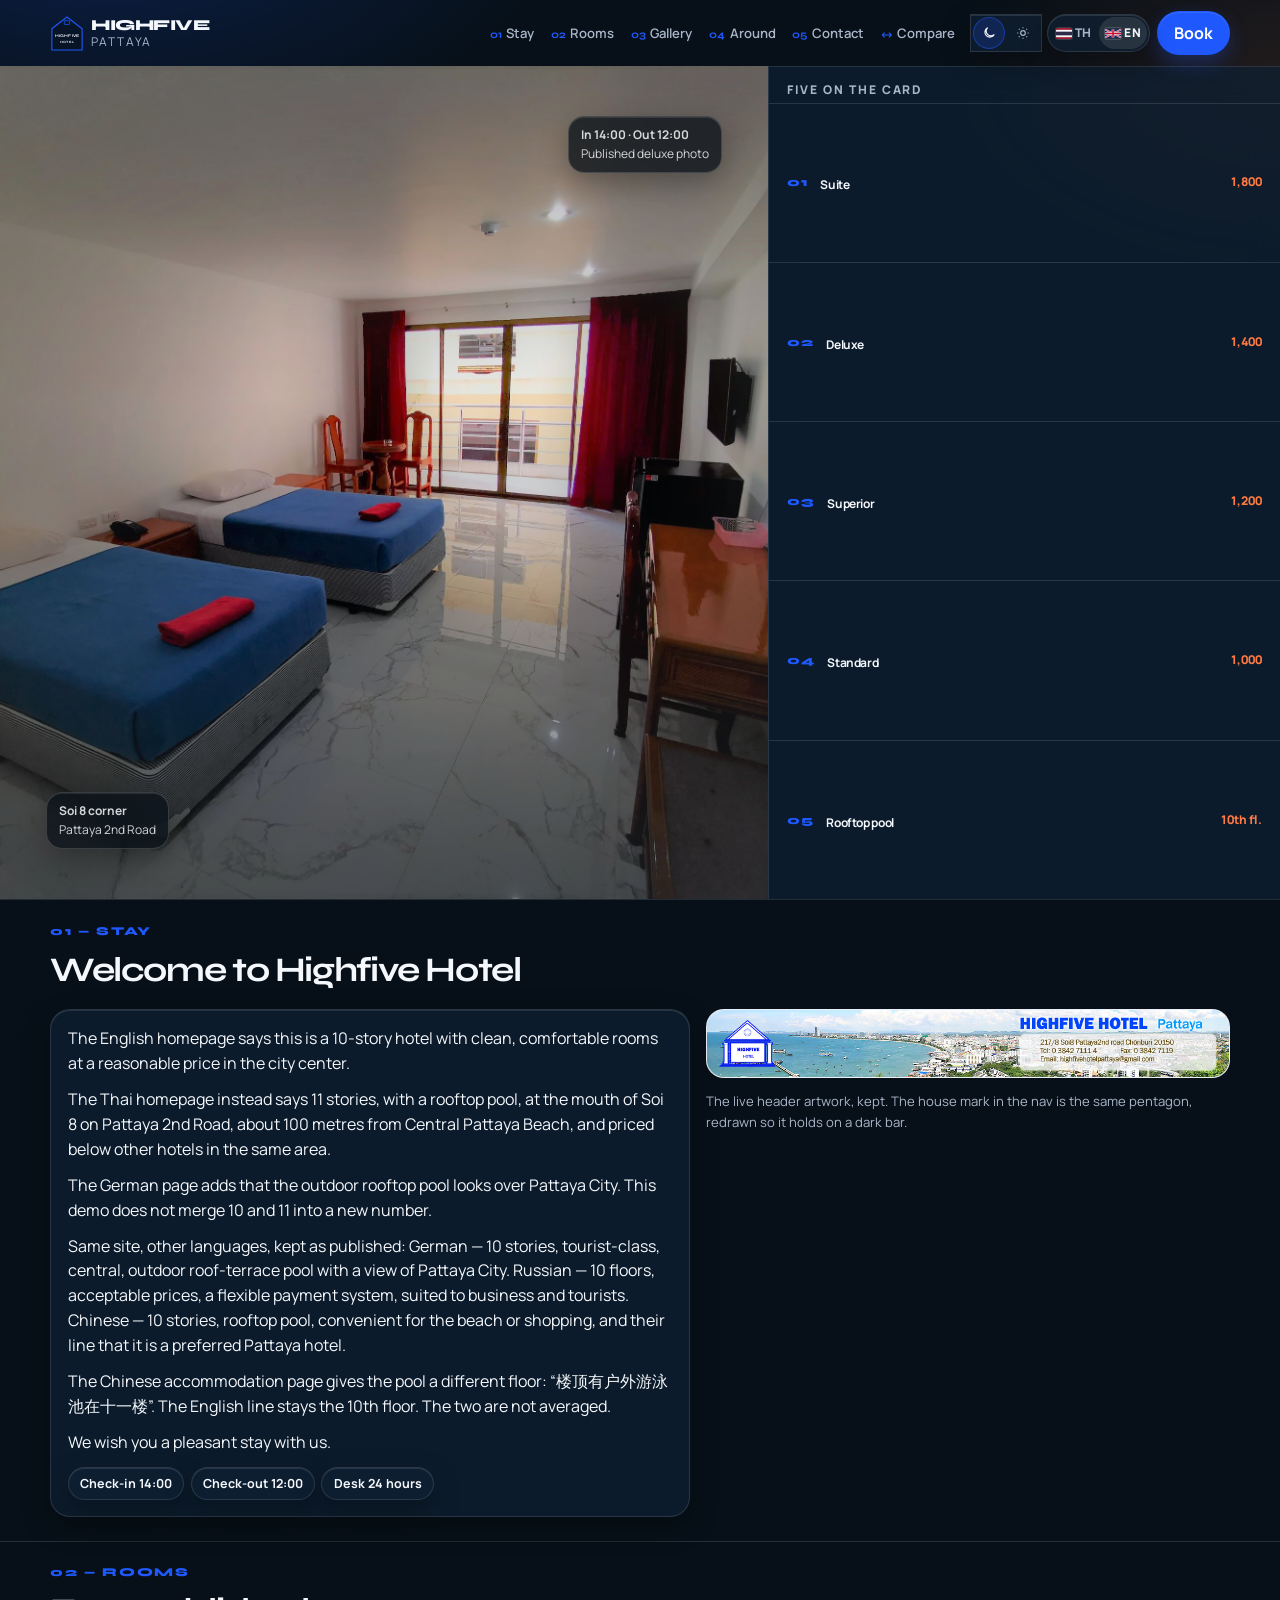
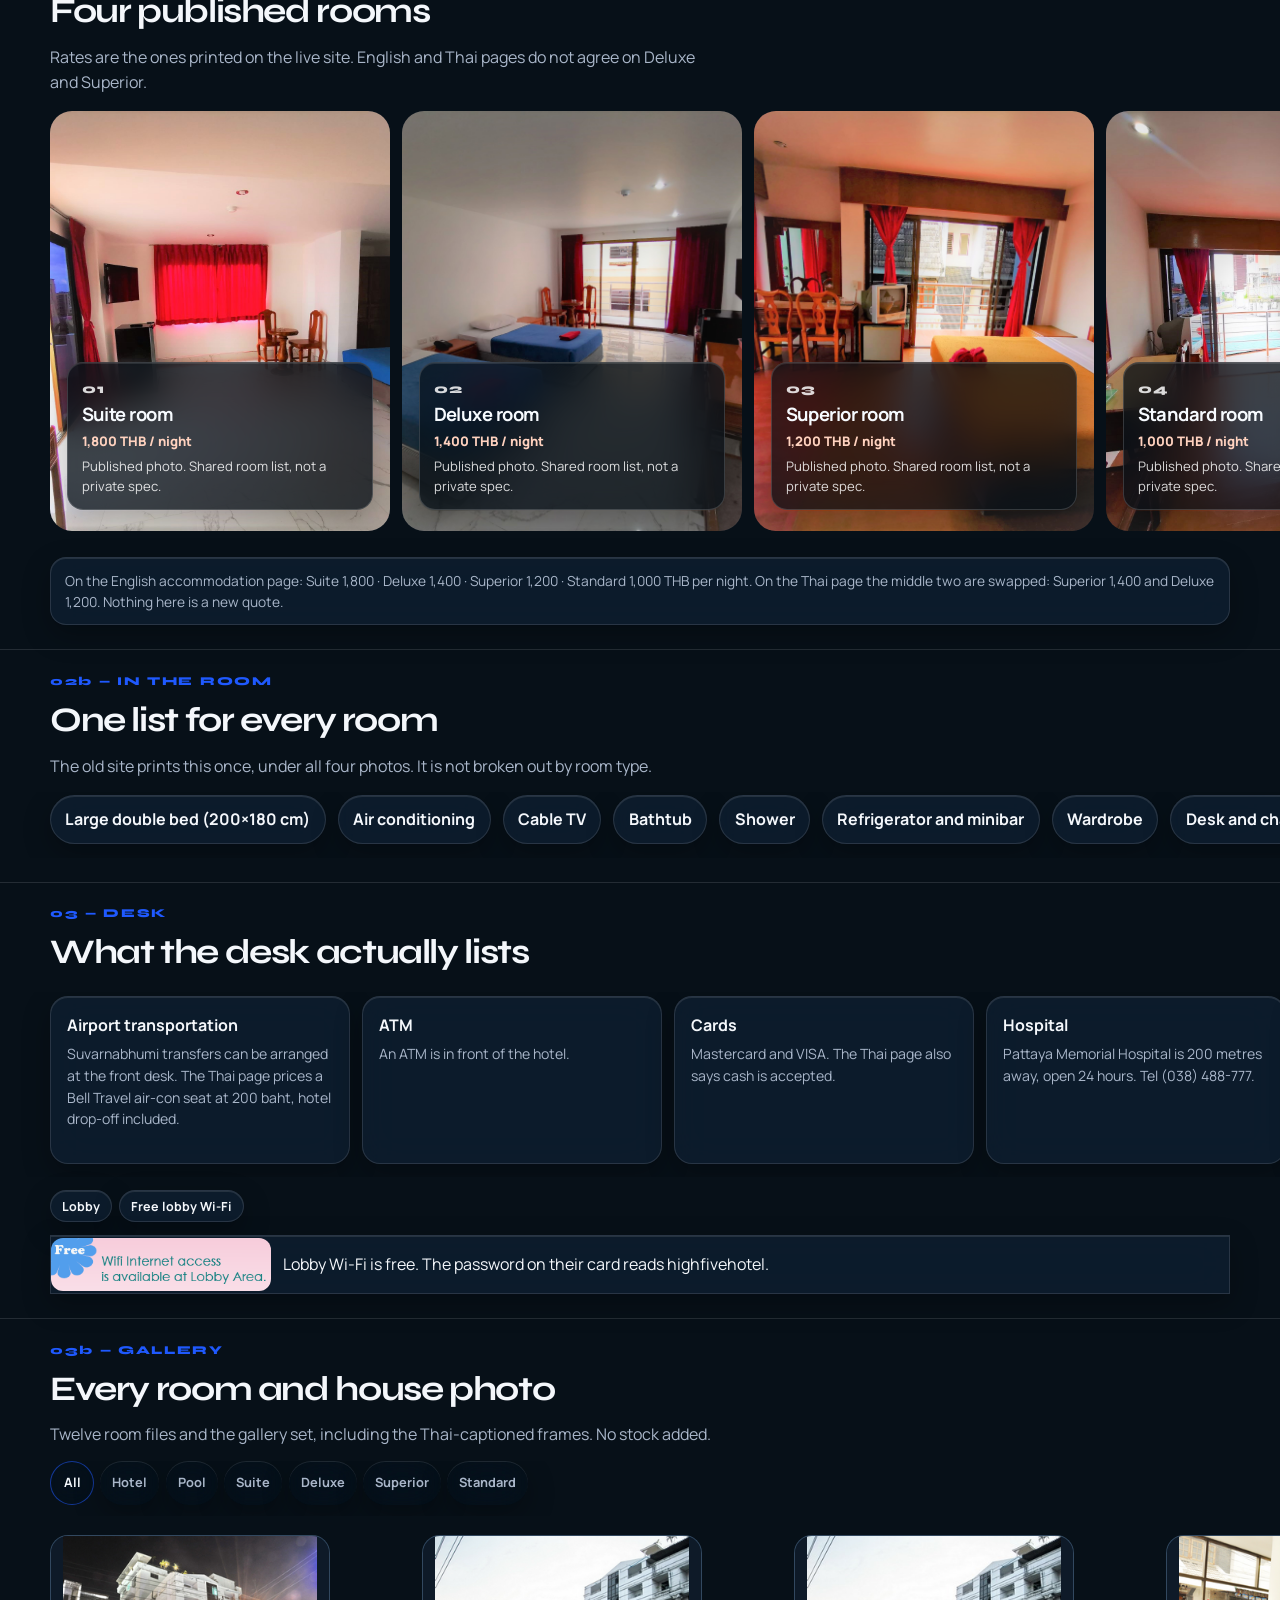
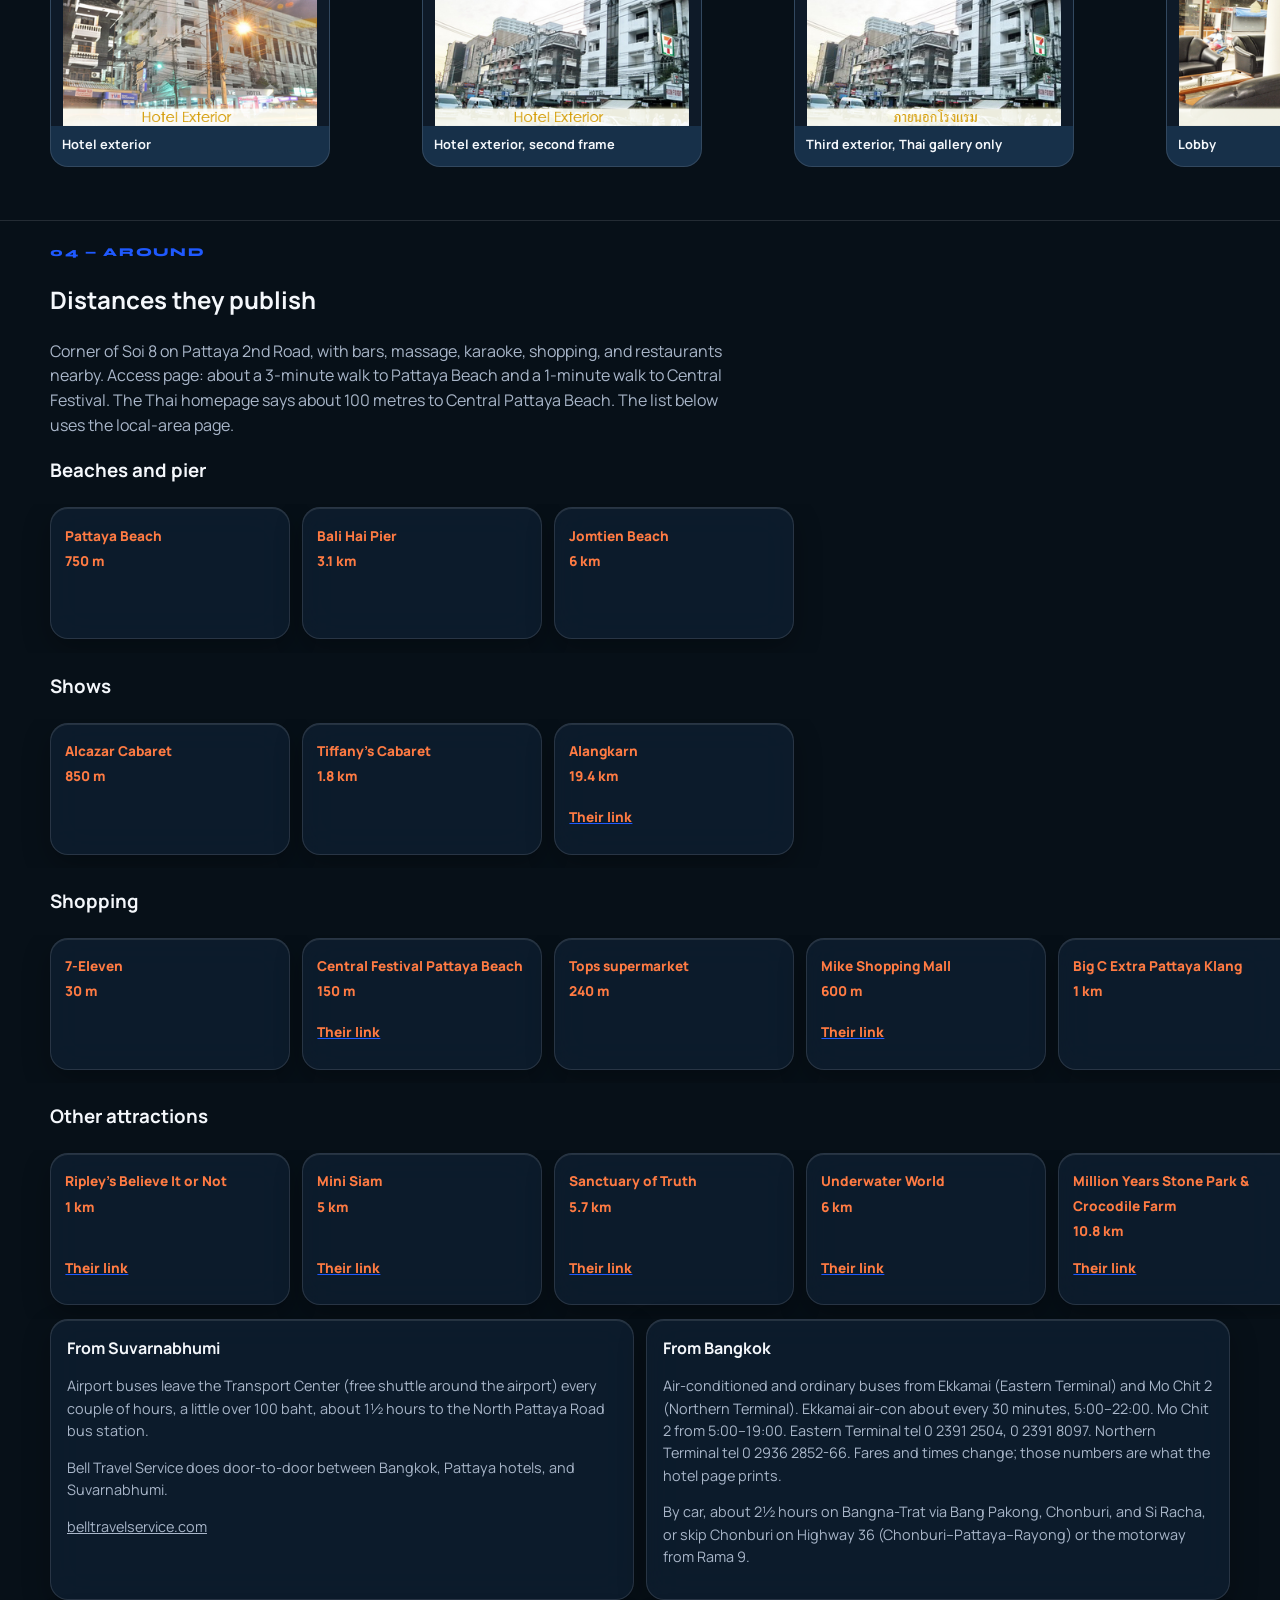
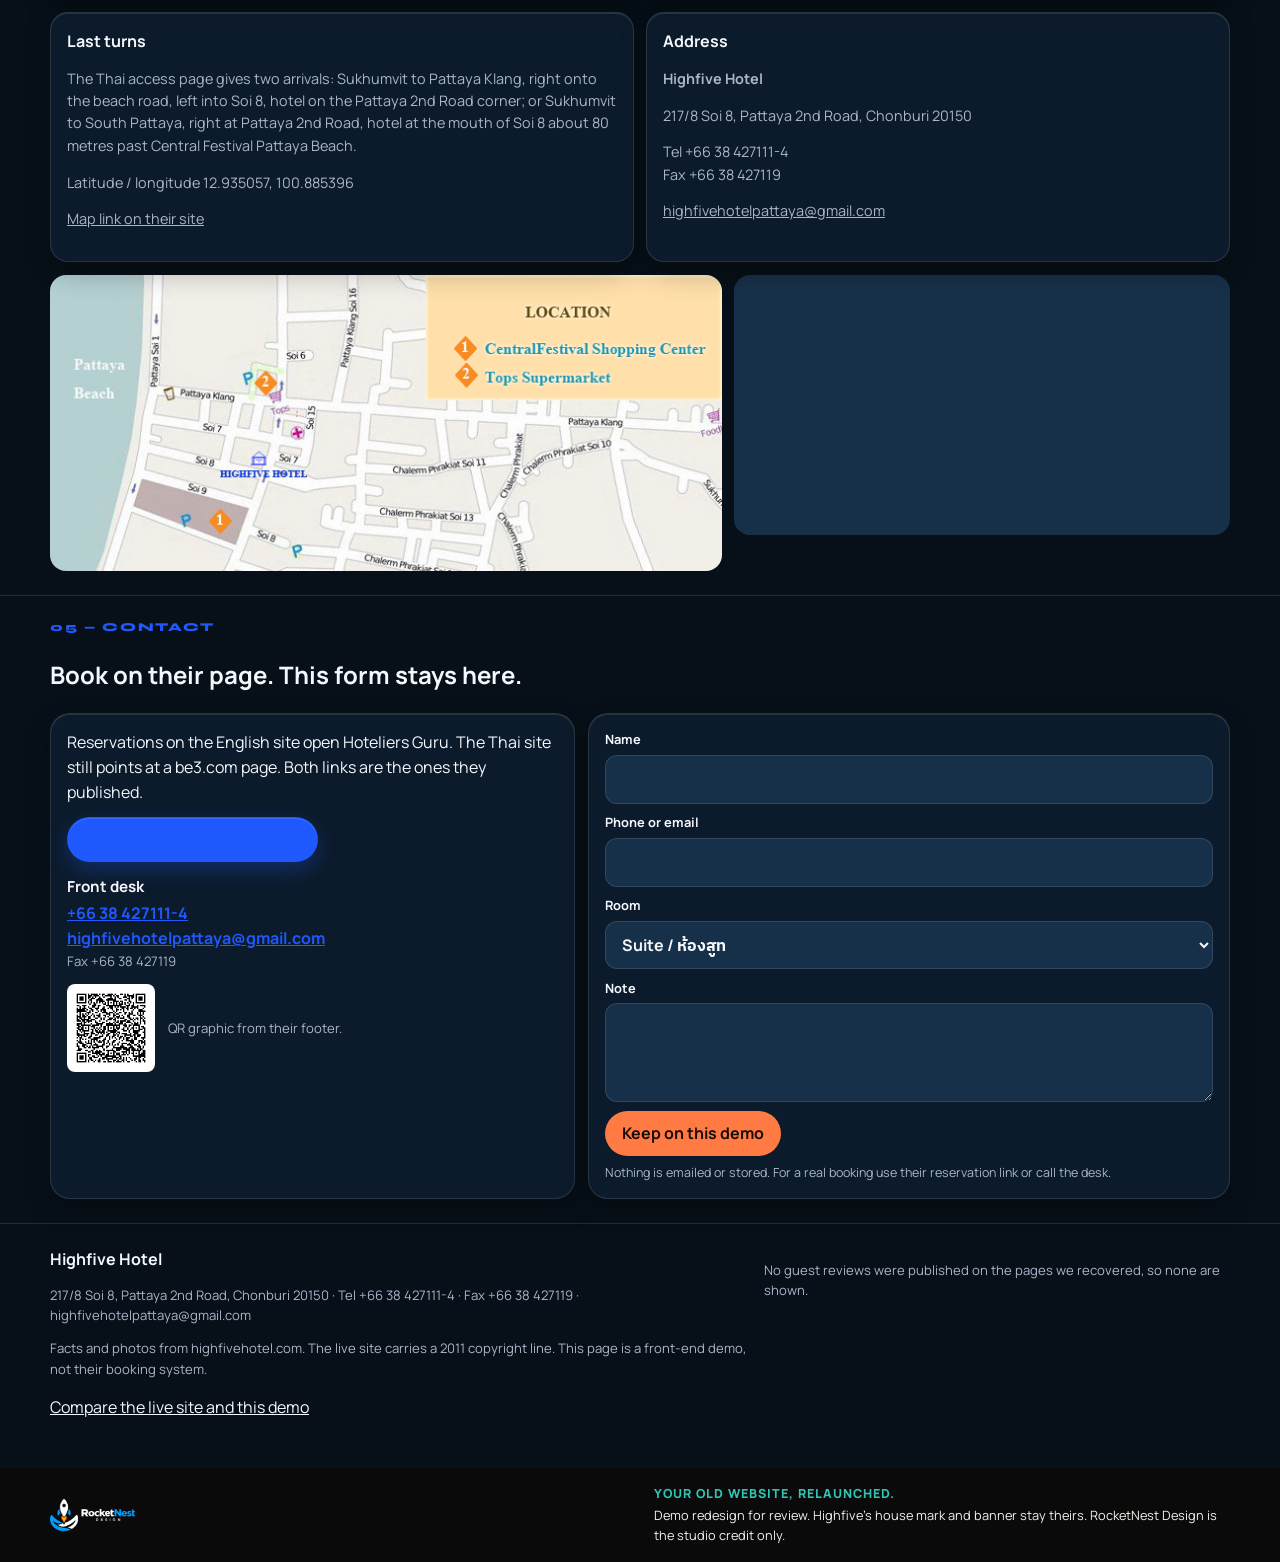
<file: index.html>
<!DOCTYPE html>
<html lang="en" data-theme="dark">
<head>
  <meta name="robots" content="noindex,nofollow,noarchive">
<meta charset="UTF-8" />
<meta name="viewport" content="width=device-width, initial-scale=1, viewport-fit=cover" />
<script>
(function(){
  var theme="dark", lang="en";
  try {
    var t=localStorage.getItem("pattaya-demo-theme");
    if(t==="light"||t==="dark") theme=t;
    var l=localStorage.getItem("pattaya-demo-lang");
    if(l==="th"||l==="en") lang=l;
    else if((navigator.language||"").toLowerCase().indexOf("th")===0) lang="th";
  } catch(e) {}
  var d=document.documentElement;
  d.setAttribute("data-theme", theme);
  d.style.colorScheme=theme;
  d.lang=lang;
})();
</script>
<style>html[lang="en"] .th{display:none!important}html[lang="th"] .en{display:none!important}</style>
<meta name="color-scheme" content="dark light" />
<title data-en="Highfive Hotel Pattaya | Soi 8, city center" data-th="โรงแรมไฮไฟว์ พัทยา | ปากซอย 8">Highfive Hotel Pattaya | Soi 8, city center</title>
<meta name="description" content="Highfive Hotel, 217/8 Soi 8, Pattaya 2nd Road. Clean rooms in the city center. Suite, Deluxe, Superior, Standard. Rooftop pool. Tel +66 38 427111-4." />
<link rel="preconnect" href="https://fonts.googleapis.com" />
<link rel="preconnect" href="https://fonts.gstatic.com" crossorigin />
<link href="https://fonts.googleapis.com/css2?family=IBM+Plex+Sans+Thai:wght@400;500;600;700&family=Manrope:wght@400;500;600;700;800&family=Syne:wght@600;700;800&display=swap" rel="stylesheet" />
<link rel="icon" href="images/mark.svg" type="image/svg+xml" />
<link rel="stylesheet" href="styles.css" />
</head>
<body>
<a class="skip" href="#stay"><span class="en">Skip to stay</span><span class="th"><span class="th-atom">ข้ามไป</span> <span class="th-atom">เนื้อหา</span></span></a>
<div class="mesh" aria-hidden="true"></div>
<div id="themeLive" class="sr-only" aria-live="polite"></div>

<header class="site-header" id="header">
  <div class="container nav">
    <a href="#top" class="logo" id="top" data-aria-en="Highfive Hotel home" data-aria-th="หน้าแรกโรงแรมไฮไฟว์" aria-label="Highfive Hotel home"><svg class="mark" viewBox="0 0 100 108" fill="none" aria-hidden="true"><path d="M50 5.5L94.5 40.2V102.5H5.5V40.2L50 5.5Z" fill="var(--mark-fill)" stroke="currentColor" stroke-width="3.25" stroke-linejoin="round"/><rect x="42.2" y="16.2" width="15.6" height="11.2" rx="0.8" stroke="currentColor" stroke-width="2.15"/><text x="50" y="63" text-anchor="middle" fill="var(--mark-ink)" font-family="Syne, Manrope, sans-serif" font-size="12.2" font-weight="700" letter-spacing="0.05">HIGHFIVE</text><text x="50" y="81.5" text-anchor="middle" fill="var(--mark-ink)" font-family="Syne, Manrope, sans-serif" font-size="9.6" font-weight="700" letter-spacing="0.35">HOTEL</text></svg><span class="logo-type"><strong>HIGHFIVE</strong><span>Pattaya</span></span></a>
    <nav class="nav-links" data-aria-en="Primary" data-aria-th="เมนูหลัก" aria-label="Primary">
      <a href="#stay"><em>01</em><span class="en">Stay</span><span class="th"><span class="th-atom">ภาพรวม</span></span></a><a href="#rooms"><em>02</em><span class="en">Rooms</span><span class="th"><span class="th-atom">ห้องพัก</span></span></a><a href="#gallery"><em>03</em><span class="en">Gallery</span><span class="th"><span class="th-atom">รูปภาพ</span></span></a><a href="#around"><em>04</em><span class="en">Around</span><span class="th"><span class="th-atom">ใกล้เคียง</span></span></a><a href="#contact"><em>05</em><span class="en">Contact</span><span class="th"><span class="th-atom">ติดต่อ</span></span></a>
      <a href="compare.html"><em>↔</em><span class="en">Compare</span><span class="th"><span class="th-atom">เทียบ</span></span></a>
    </nav>
    <div class="header-tools">
      
<div class="theme-switch theme-switch--header glass" role="group" data-aria-en="Appearance" data-aria-th="ธีม" aria-label="Appearance">
  <div class="theme-switch__seg">
    <button type="button" class="theme-btn" data-theme-set="dark" aria-pressed="true" data-aria-en="Dark" data-aria-th="มืด" aria-label="Dark"><svg width="14" height="14" viewBox="0 0 24 24" fill="none" stroke="currentColor" stroke-width="2" aria-hidden="true"><path d="M21 14.5A8.5 8.5 0 1 1 9.5 3 7 7 0 0 0 21 14.5z"/></svg></button>
    <button type="button" class="theme-btn" data-theme-set="light" aria-pressed="false" data-aria-en="Light" data-aria-th="สว่าง" aria-label="Light"><svg width="14" height="14" viewBox="0 0 24 24" fill="none" stroke="currentColor" stroke-width="2" aria-hidden="true"><circle cx="12" cy="12" r="4"/><path d="M12 2v2M12 20v2M4.9 4.9l1.4 1.4M17.7 17.7l1.4 1.4M2 12h2M20 12h2M4.9 19.1l1.4-1.4M17.7 6.3l1.4-1.4"/></svg></button>
  </div>
</div>
      
<div class="lang-switch glass" role="group" data-aria-en="Language" data-aria-th="ภาษา" aria-label="Language">
  <button type="button" class="lang-btn" data-lang="th" aria-pressed="false" title="ไทย"><svg viewBox="0 0 16 11" aria-hidden="true"><rect width="16" height="11" fill="#A51931"/><rect y="1.83" width="16" height="7.34" fill="#F4F5F8"/><rect y="3.67" width="16" height="3.66" fill="#2D2A4A"/></svg><span class="lang-code">TH</span></button>
  <button type="button" class="lang-btn" data-lang="en" aria-pressed="true" title="English"><svg viewBox="0 0 60 30" aria-hidden="true"><path d="M0 0h60v30H0z" fill="#012169"/><path d="M0 0l60 30M60 0L0 30" stroke="#fff" stroke-width="6"/><path d="M0 0l60 30M60 0L0 30" stroke="#C8102E" stroke-width="3"/><path d="M30 0v30M0 15h60" stroke="#fff" stroke-width="10"/><path d="M30 0v30M0 15h60" stroke="#C8102E" stroke-width="6"/></svg><span class="lang-code">EN</span></button>
</div>
    </div>
    <a class="btn btn-primary nav-cta" data-book data-book-en="https://ibe.hoteliers.guru/ibe/en/Highfive-Hotel-Pattaya-Chonburi-TH?tid=4dbacb13e95e0d1ff46595b7eb4b30ec&amp;" data-book-th="http://www.be3.com/th-th/asia/thailand/pattaya/highfive_hotel.html?cur=THB" href="https://ibe.hoteliers.guru/ibe/en/Highfive-Hotel-Pattaya-Chonburi-TH?tid=4dbacb13e95e0d1ff46595b7eb4b30ec&amp;" target="_blank" rel="noopener noreferrer"><span class="en">Book</span><span class="th"><span class="th-atom">จองห้อง</span></span></a>
    <button class="menu-btn glass" id="menuBtn" aria-expanded="false" aria-controls="mobileNav" data-aria-en="Open menu" data-aria-th="เปิดเมนู" aria-label="Open menu"><span class="stack" aria-hidden="true"><span></span><span></span><span></span><span></span><span></span></span></button>
  </div>
</header>

<div class="menu-scrim" id="menuScrim" hidden></div>
<aside class="mobile-nav glass" id="mobileNav" role="dialog" aria-modal="true" data-aria-en="Menu" data-aria-th="เมนู" aria-label="Menu" hidden>
  <div class="mobile-nav__top"><svg class="mark" viewBox="0 0 100 108" fill="none" aria-hidden="true"><path d="M50 5.5L94.5 40.2V102.5H5.5V40.2L50 5.5Z" fill="var(--mark-fill)" stroke="currentColor" stroke-width="3.25" stroke-linejoin="round"/><rect x="42.2" y="16.2" width="15.6" height="11.2" rx="0.8" stroke="currentColor" stroke-width="2.15"/><text x="50" y="63" text-anchor="middle" fill="var(--mark-ink)" font-family="Syne, Manrope, sans-serif" font-size="12.2" font-weight="700" letter-spacing="0.05">HIGHFIVE</text><text x="50" y="81.5" text-anchor="middle" fill="var(--mark-ink)" font-family="Syne, Manrope, sans-serif" font-size="9.6" font-weight="700" letter-spacing="0.35">HOTEL</text></svg><button type="button" class="mobile-nav__close" id="menuClose"><span class="en">Close</span><span class="th"><span class="th-atom">ปิด</span></span></button></div>
  <nav class="mobile-nav__links">
    <a href="#stay"><em>01</em><span class="en">Stay</span><span class="th"><span class="th-atom">ภาพรวม</span></span></a><a href="#rooms"><em>02</em><span class="en">Rooms</span><span class="th"><span class="th-atom">ห้องพัก</span></span></a><a href="#gallery"><em>03</em><span class="en">Gallery</span><span class="th"><span class="th-atom">รูปภาพ</span></span></a><a href="#around"><em>04</em><span class="en">Around</span><span class="th"><span class="th-atom">ใกล้เคียง</span></span></a><a href="#contact"><em>05</em><span class="en">Contact</span><span class="th"><span class="th-atom">ติดต่อ</span></span></a>
    <a href="#pool"><em>05b</em><span class="en">Pool & desk</span><span class="th"><span class="th-atom">สระ</span> <span class="th-atom">และ</span> <span class="th-atom">เคาน์เตอร์</span></span></a>
    <a href="compare.html"><em>↔</em><span class="en">Old vs new</span><span class="th"><span class="th-atom">เว็บเดิม</span> <span class="th-atom">เทียบ</span> <span class="th-atom">ใหม่</span></span></a>
  </nav>
  <div class="mobile-nav__tools">
<div class="lang-switch glass" role="group" data-aria-en="Language" data-aria-th="ภาษา" aria-label="Language">
  <button type="button" class="lang-btn" data-lang="th" aria-pressed="false" title="ไทย"><svg viewBox="0 0 16 11" aria-hidden="true"><rect width="16" height="11" fill="#A51931"/><rect y="1.83" width="16" height="7.34" fill="#F4F5F8"/><rect y="3.67" width="16" height="3.66" fill="#2D2A4A"/></svg><span class="lang-code">TH</span></button>
  <button type="button" class="lang-btn" data-lang="en" aria-pressed="true" title="English"><svg viewBox="0 0 60 30" aria-hidden="true"><path d="M0 0h60v30H0z" fill="#012169"/><path d="M0 0l60 30M60 0L0 30" stroke="#fff" stroke-width="6"/><path d="M0 0l60 30M60 0L0 30" stroke="#C8102E" stroke-width="3"/><path d="M30 0v30M0 15h60" stroke="#fff" stroke-width="10"/><path d="M30 0v30M0 15h60" stroke="#C8102E" stroke-width="6"/></svg><span class="lang-code">EN</span></button>
</div>
<div class="theme-switch theme-switch--sheet" role="group" data-aria-en="Appearance" data-aria-th="ธีม" aria-label="Appearance">
  <span class="theme-switch__label"><span class="en">Appearance</span><span class="th"><span class="th-atom">ธีม</span></span></span>
  <div class="theme-switch__seg glass">
    <button type="button" class="theme-btn" data-theme-set="dark" aria-pressed="true"><svg class="theme-btn__icon" width="14" height="14" viewBox="0 0 24 24" fill="none" stroke="currentColor" stroke-width="2" aria-hidden="true"><path d="M21 14.5A8.5 8.5 0 1 1 9.5 3 7 7 0 0 0 21 14.5z"/></svg><span class="theme-btn__text"><span class="en">Dark</span><span class="th"><span class="th-atom">มืด</span></span></span></button>
    <button type="button" class="theme-btn" data-theme-set="light" aria-pressed="false"><svg class="theme-btn__icon" width="14" height="14" viewBox="0 0 24 24" fill="none" stroke="currentColor" stroke-width="2" aria-hidden="true"><circle cx="12" cy="12" r="4"/><path d="M12 2v2M12 20v2M4.9 4.9l1.4 1.4M17.7 17.7l1.4 1.4M2 12h2M20 12h2M4.9 19.1l1.4-1.4M17.7 6.3l1.4-1.4"/></svg><span class="theme-btn__text"><span class="en">Light</span><span class="th"><span class="th-atom">สว่าง</span></span></span></button>
  </div>
</div></div>
  <div class="mobile-nav__cta">
    <a class="btn btn-primary btn-block" data-book data-book-en="https://ibe.hoteliers.guru/ibe/en/Highfive-Hotel-Pattaya-Chonburi-TH?tid=4dbacb13e95e0d1ff46595b7eb4b30ec&amp;" data-book-th="http://www.be3.com/th-th/asia/thailand/pattaya/highfive_hotel.html?cur=THB" href="https://ibe.hoteliers.guru/ibe/en/Highfive-Hotel-Pattaya-Chonburi-TH?tid=4dbacb13e95e0d1ff46595b7eb4b30ec&amp;" target="_blank" rel="noopener noreferrer"><span class="en">Reservations</span><span class="th"><span class="th-atom">จองห้องพัก</span></span></a>
    <div class="subrow">
      <a class="btn btn-ghost" href="tel:+6638427111"><span class="en">Call</span><span class="th"><span class="th-atom">โทร</span></span></a>
      <a class="btn btn-ghost" href="mailto:highfivehotelpattaya@gmail.com"><span class="en">Email</span><span class="th"><span class="th-atom">อีเมล</span></span></a>
    </div>
  </div>
</aside>

<main>
  <section class="hero-stack" aria-label="Five offers">
    <div class="hero-photo">
      <img src="images/room-Deluxe_1.jpg" alt="Deluxe room, published Highfive photo / ห้องดีลักซ์จากภาพที่โรงแรมเผยแพร่" />
      <div class="hero-photo__shade" aria-hidden="true"></div>
      <div class="float-chip a glass"><strong><span class="en">Soi 8 corner</span><span class="th"><span class="th-atom">ปากซอย</span> 8</span></strong><span><span class="en">Pattaya 2nd Road</span><span class="th"><span class="th-atom">ถนนพัทยาสาย</span> 2</span></span></div>
      <div class="float-chip b glass"><strong><span class="en">In 14:00 · Out 12:00</span><span class="th"><span class="th-atom">เข้า</span> 14:00 · <span class="th-atom">ออก</span> 12:00</span></strong><span><span class="en">Published deluxe photo</span><span class="th"><span class="th-atom">ภาพ</span> <span class="th-atom">ห้องดีลักซ์</span> <span class="th-atom">จาก</span> <span class="th-atom">เว็บจริง</span></span></span></div>
    </div>
    <div class="hero-rail">
      <div class="rail-kicker"><span class="en">Five on the card</span><span class="th"><span class="th-atom">ห้าอย่าง</span> <span class="th-atom">บน</span> <span class="th-atom">การ์ด</span></span></div>
      <a class="rail-item" href="#suite"><span class="rail-num">01</span><span class="rail-name"><span class="en">Suite</span><span class="th"><span class="th-atom">ห้องสูท</span></span></span><span class="rail-meta"><span class="en">1,800</span><span class="th">1,800</span></span></a><a class="rail-item" href="#deluxe"><span class="rail-num">02</span><span class="rail-name"><span class="en">Deluxe</span><span class="th"><span class="th-atom">ห้องดีลักซ์</span></span></span><span class="rail-meta"><span class="en">1,400</span><span class="th">1,200</span></span></a><a class="rail-item" href="#superior"><span class="rail-num">03</span><span class="rail-name"><span class="en">Superior</span><span class="th"><span class="th-atom">ห้องซูพีเรีย</span></span></span><span class="rail-meta"><span class="en">1,200</span><span class="th">1,400</span></span></a><a class="rail-item" href="#standard"><span class="rail-num">04</span><span class="rail-name"><span class="en">Standard</span><span class="th"><span class="th-atom">ห้องสแตนดาร์ด</span></span></span><span class="rail-meta"><span class="en">1,000</span><span class="th">1,000</span></span></a><a class="rail-item" href="#pool"><span class="rail-num">05</span><span class="rail-name"><span class="en">Rooftop pool</span><span class="th"><span class="th-atom">สระดาดฟ้า</span></span></span><span class="rail-meta"><span class="en">10th fl.</span><span class="th"><span class="th-atom">ชั้น</span> 10</span></span></a>
    </div>
  </section>

  <section class="band" id="stay">
    <div class="container">
      <div class="band-head">
        <div>
          <div class="kicker">01 — <span class="en">STAY</span><span class="th"><span class="th-atom">ภาพรวม</span></span></div>
          <h2><span class="en">Welcome to Highfive Hotel</span><span class="th"><span class="th-atom">ยินดีต้อนรับ</span> <span class="th-atom">เข้าสู่</span> <span class="th-atom">โรงแรมไฮไฟว์</span></span></h2>
        </div>
      </div>
      <div class="prose">
        <div class="copy-card glass">
          <p class="en">The English homepage says this is a 10-story hotel with clean, comfortable rooms at a reasonable price in the city center.</p>
          <p class="th"><span class="th-atom">หน้าแรก</span> <span class="th-atom">ภาษาไทย</span> <span class="th-atom">บอกว่า</span> <span class="th-atom">โรงแรม</span> <span class="th-atom">สูง</span> 11 <span class="th-atom">ชั้น</span> <span class="th-atom">มี</span> <span class="th-atom">สระว่ายน้ำ</span> <span class="th-atom">บน</span> <span class="th-atom">ดาดฟ้า</span> <span class="th-atom">ห้องพัก</span> <span class="th-atom">สะอาด</span> <span class="th-atom">และ</span> <span class="th-atom">สะดวกสบาย</span> <span class="th-atom">ตั้งอยู่</span> <span class="th-atom">ปากซอย</span> 8 <span class="th-atom">ถนนพัทยาสาย</span> 2 <span class="th-atom">ห่าง</span> <span class="th-atom">จาก</span> <span class="th-atom">เซ็นทรัล</span> <span class="th-atom">พัทยาบีช</span> <span class="th-atom">ประมาณ</span> 100 <span class="th-atom">เมตร</span> <span class="th-atom">และ</span> <span class="th-atom">ราคาไม่แพง</span> <span class="th-atom">เมื่อเทียบกับ</span> <span class="th-atom">โรงแรม</span> <span class="th-atom">อื่น</span> <span class="th-atom">ย่านเดียวกัน</span></p>
          <p class="en">The Thai homepage instead says 11 stories, with a rooftop pool, at the mouth of Soi 8 on Pattaya 2nd Road, about 100 metres from Central Pattaya Beach, and priced below other hotels in the same area.</p>
          <p class="th"><span class="th-atom">หน้าภาษา</span> <span class="th-atom">อังกฤษ</span> <span class="th-atom">ระบุว่า</span> <span class="th-atom">สูง</span> 10 <span class="th-atom">ชั้น</span> <span class="th-atom">ห้อง</span> <span class="th-atom">สะอาด</span> <span class="th-atom">สะดวก</span> <span class="th-atom">ราคา</span> <span class="th-atom">สมเหตุสมผล</span> <span class="th-atom">ใจกลางเมือง</span> <span class="th-atom">สระ</span> <span class="th-atom">ถูกระบุ</span> <span class="th-atom">ว่า</span> <span class="th-atom">อยู่</span> <span class="th-atom">ดาดฟ้า</span> <span class="th-atom">ชั้น</span> 10</p>
          <p class="en">The German page adds that the outdoor rooftop pool looks over Pattaya City. This demo does not merge 10 and 11 into a new number.</p>
          <p class="en">Same site, other languages, kept as published: German — 10 stories, tourist-class, central, outdoor roof-terrace pool with a view of Pattaya City. Russian — 10 floors, acceptable prices, a flexible payment system, suited to business and tourists. Chinese — 10 stories, rooftop pool, convenient for the beach or shopping, and their line that it is a preferred Pattaya hotel.</p>
          <p class="th"><span class="th-atom">ภาษาอื่น</span> <span class="th-atom">บนเว็บ</span> <span class="th-atom">เดียว</span> <span class="th-atom">กัน</span>: <span class="th-atom">เยอรมัน</span> <span class="th-atom">บอก</span> 10 <span class="th-atom">ชั้น</span> <span class="th-atom">ระดับ</span> <span class="th-atom">นักท่องเที่ยว</span> <span class="th-atom">ใจกลางเมือง</span> <span class="th-atom">สระกลางแจ้ง</span> <span class="th-atom">บน</span> <span class="th-atom">ดาดฟ้า</span> <span class="th-atom">มองเห็น</span> <span class="th-atom">พัทยา</span> <span class="th-atom">รัสเซีย</span> <span class="th-atom">บอก</span> 10 <span class="th-atom">ชั้น</span> <span class="th-atom">ราคาพอดี</span> <span class="th-atom">มี</span> <span class="th-atom">ระบบชำระ</span> <span class="th-atom">ที่ยืดหยุ่น</span> <span class="th-atom">เหมาะทั้ง</span> <span class="th-atom">ธุรกิจ</span> <span class="th-atom">และ</span> <span class="th-atom">นักท่องเที่ยว</span> <span class="th-atom">จีน</span> <span class="th-atom">บอก</span> 10 <span class="th-atom">ชั้น</span> <span class="th-atom">มี</span> <span class="th-atom">สระ</span> <span class="th-atom">ดาดฟ้า</span> <span class="th-atom">ไปหาด</span> <span class="th-atom">หรือช้อป</span> <span class="th-atom">สะดวก</span> <span class="th-atom">และ</span> <span class="th-atom">เขียนว่า</span> <span class="th-atom">เป็นโรงแรม</span> <span class="th-atom">ที่เลือก</span> <span class="th-atom">พัก</span> <span class="th-atom">ในพัทยา</span></p>
          <p class="en">The Chinese accommodation page gives the pool a different floor: “楼顶有户外游泳池在十一楼”. The English line stays the 10th floor. The two are not averaged.</p>
          <p class="th"><span class="th-atom">หน้าห้องพัก</span> <span class="th-atom">ภาษาจีน</span> <span class="th-atom">ให้สระ</span> <span class="th-atom">คนละชั้น</span> <span class="th-atom">เป็นประโยค</span> “楼顶有户外游泳池在十一楼” <span class="th-atom">บรรทัด</span> <span class="th-atom">อังกฤษยัง</span> <span class="th-atom">เป็นชั้น</span> 10 <span class="th-atom">ไม่เฉลี่ย</span> <span class="th-atom">สองเลข</span></p>
          <p class="th"><span class="th-atom">หน้าภาษา</span> <span class="th-atom">เยอรมัน</span> <span class="th-atom">เสริมว่า</span> <span class="th-atom">สระกลางแจ้ง</span> <span class="th-atom">บน</span> <span class="th-atom">ดาดฟ้า</span> <span class="th-atom">มองเห็น</span> <span class="th-atom">เมืองพัทยา</span> <span class="th-atom">เดโมนี้</span> <span class="th-atom">ไม่ยุบ</span> <span class="th-atom">ตัวเลข</span> 10 <span class="th-atom">กับ</span> 11 <span class="th-atom">ให้เหลือ</span> <span class="th-atom">เลขใหม่</span></p>
          <p><span class="en">We wish you a pleasant stay with us.</span><span class="th"><span class="th-atom">โรงแรมไฮไฟว์</span> <span class="th-atom">ยินดี</span> <span class="th-atom">ให้บริการ</span> <span class="th-atom">แขก</span> <span class="th-atom">ที่</span> <span class="th-atom">มาพัก</span> <span class="th-atom">ทุกท่าน</span></span></p>
          <div class="fact-row">
            <span class="pill glass"><span class="en">Check-in 14:00</span><span class="th"><span class="th-atom">เช็คอิน</span> 14:00</span></span>
            <span class="pill glass"><span class="en">Check-out 12:00</span><span class="th"><span class="th-atom">เช็คเอาต์</span> 12:00</span></span>
            <span class="pill glass"><span class="en">Desk 24 hours</span><span class="th"><span class="th-atom">เคาน์เตอร์</span> 24 <span class="th-atom">ชม.</span></span></span>
          </div>
        </div>
        <div>
          <div class="banner-frame">
            <img class="en" src="images/HFBanner.png" alt="Highfive Hotel banner" />
            <img class="th" src="images/HFBanner3.png" alt="แบนเนอร์โรงแรมไฮไฟว์" />
          </div>
          <p class="fine"><span class="en">The live header artwork, kept. The house mark in the nav is the same pentagon, redrawn so it holds on a dark bar.</span><span class="th"><span class="th-atom">ภาพหัว</span> <span class="th-atom">เว็บเดิม</span> <span class="th-atom">เครื่องหมาย</span> <span class="th-atom">บ้าน</span> <span class="th-atom">ใน</span> <span class="th-atom">แถบเมนู</span> <span class="th-atom">คือ</span> <span class="th-atom">รูปเดิม</span> <span class="th-atom">ปรับให้</span> <span class="th-atom">อ่านบน</span> <span class="th-atom">พื้นมืด</span></span></p>
        </div>
      </div>
    </div>
  </section>

  <section class="band" id="rooms">
    <div class="container band-head">
      <div>
        <div class="kicker">02 — <span class="en">ROOMS</span><span class="th"><span class="th-atom">ห้องพัก</span></span></div>
        <h2><span class="en">Four published rooms</span><span class="th"><span class="th-atom">สี่ประเภท</span> <span class="th-atom">ที่ประกาศ</span> <span class="th-atom">ไว้</span></span></h2>
        <p class="lead"><span class="en">Rates are the ones printed on the live site. English and Thai pages do not agree on Deluxe and Superior.</span><span class="th"><span class="th-atom">ราคาตาม</span> <span class="th-atom">ที่</span> <span class="th-atom">เว็บจริง</span> <span class="th-atom">พิมพ์ไว้</span> <span class="th-atom">หน้าอังกฤษ</span> <span class="th-atom">กับ</span> <span class="th-atom">หน้าไทย</span> <span class="th-atom">ไม่ตรงกัน</span> <span class="th-atom">ที่ห้อง</span> <span class="th-atom">ดีลักซ์</span> <span class="th-atom">และ</span> <span class="th-atom">ซูพีเรีย</span></span></p>
      </div>
    </div>
    <div class="snap-track"><article class="snap-card" id="suite"><img src="images/room-Suite_1.jpg" alt="Suite room / ห้องสูท" /><div class="cap glass"><p class="kicker">01</p><h3><span class="en">Suite room</span><span class="th"><span class="th-atom">ห้องสูท</span></span></h3><p class="price"><span class="en">1,800 THB / night</span><span class="th">1,800 <span class="th-atom">บาท</span>/<span class="th-atom">คืน</span></span></p><p><span class="en">Published photo. Shared room list, not a private spec.</span><span class="th"><span class="th-atom">ภาพจาก</span> <span class="th-atom">เว็บโรงแรม</span> <span class="th-atom">รายการสิ่ง</span> <span class="th-atom">อำนวย</span> <span class="th-atom">ความสะดวก</span> <span class="th-atom">เป็นของ</span> <span class="th-atom">โรงแรม</span> <span class="th-atom">ไม่ได้แยกตาม</span> <span class="th-atom">ประเภท</span> <span class="th-atom">ห้อง</span></span></p></div></article><article class="snap-card" id="deluxe"><img src="images/room-Deluxe_1.jpg" alt="Deluxe room / ห้องดีลักซ์" /><div class="cap glass"><p class="kicker">02</p><h3><span class="en">Deluxe room</span><span class="th"><span class="th-atom">ห้องดีลักซ์</span></span></h3><p class="price"><span class="en">1,400 THB / night</span><span class="th">1,200 <span class="th-atom">บาท</span>/<span class="th-atom">คืน</span></span></p><p><span class="en">Published photo. Shared room list, not a private spec.</span><span class="th"><span class="th-atom">ภาพจาก</span> <span class="th-atom">เว็บโรงแรม</span> <span class="th-atom">รายการสิ่ง</span> <span class="th-atom">อำนวย</span> <span class="th-atom">ความสะดวก</span> <span class="th-atom">เป็นของ</span> <span class="th-atom">โรงแรม</span> <span class="th-atom">ไม่ได้แยกตาม</span> <span class="th-atom">ประเภท</span> <span class="th-atom">ห้อง</span></span></p></div></article><article class="snap-card" id="superior"><img src="images/room-Superior_1.jpg" alt="Superior room / ห้องซูพีเรีย" /><div class="cap glass"><p class="kicker">03</p><h3><span class="en">Superior room</span><span class="th"><span class="th-atom">ห้องซูพีเรีย</span></span></h3><p class="price"><span class="en">1,200 THB / night</span><span class="th">1,400 <span class="th-atom">บาท</span>/<span class="th-atom">คืน</span></span></p><p><span class="en">Published photo. Shared room list, not a private spec.</span><span class="th"><span class="th-atom">ภาพจาก</span> <span class="th-atom">เว็บโรงแรม</span> <span class="th-atom">รายการสิ่ง</span> <span class="th-atom">อำนวย</span> <span class="th-atom">ความสะดวก</span> <span class="th-atom">เป็นของ</span> <span class="th-atom">โรงแรม</span> <span class="th-atom">ไม่ได้แยกตาม</span> <span class="th-atom">ประเภท</span> <span class="th-atom">ห้อง</span></span></p></div></article><article class="snap-card" id="standard"><img src="images/room-Standard_1.jpg" alt="Standard room / ห้องสแตนดาร์ด" /><div class="cap glass"><p class="kicker">04</p><h3><span class="en">Standard room</span><span class="th"><span class="th-atom">ห้องสแตนดาร์ด</span></span></h3><p class="price"><span class="en">1,000 THB / night</span><span class="th">1,000 <span class="th-atom">บาท</span>/<span class="th-atom">คืน</span></span></p><p><span class="en">Published photo. Shared room list, not a private spec.</span><span class="th"><span class="th-atom">ภาพจาก</span> <span class="th-atom">เว็บโรงแรม</span> <span class="th-atom">รายการสิ่ง</span> <span class="th-atom">อำนวย</span> <span class="th-atom">ความสะดวก</span> <span class="th-atom">เป็นของ</span> <span class="th-atom">โรงแรม</span> <span class="th-atom">ไม่ได้แยกตาม</span> <span class="th-atom">ประเภท</span> <span class="th-atom">ห้อง</span></span></p></div></article><article class="snap-card" id="pool"><img src="images/gal-Pool1.png" alt="Rooftop pool / สระว่ายน้ำ" /><div class="cap glass"><p class="kicker">05</p><h3><span class="en">Rooftop pool</span><span class="th"><span class="th-atom">สระว่ายน้ำ</span> <span class="th-atom">ดาดฟ้า</span></span></h3><p class="price"><span class="en">10th floor · 6:00–18:00</span><span class="th"><span class="th-atom">ชั้น</span> 10 · 06:00–18:00</span></p><p><span class="en">Outdoor pool. The German page says it looks over Pattaya City.</span><span class="th"><span class="th-atom">สระกลางแจ้ง</span> <span class="th-atom">หน้าภาษา</span> <span class="th-atom">เยอรมัน</span> <span class="th-atom">ระบุว่า</span> <span class="th-atom">มองเห็น</span> <span class="th-atom">เมืองพัทยา</span></span></p></div></article></div>
    <div class="container">
      <p class="note glass en">On the English accommodation page: Suite 1,800 · Deluxe 1,400 · Superior 1,200 · Standard 1,000 THB per night. On the Thai page the middle two are swapped: Superior 1,400 and Deluxe 1,200. Nothing here is a new quote.</p>
      <p class="note glass th"><span class="th-atom">หน้าอังกฤษ</span>: <span class="th-atom">สูท</span> 1,800 · <span class="th-atom">ดีลักซ์</span> 1,400 · <span class="th-atom">ซูพีเรีย</span> 1,200 · <span class="th-atom">สแตนดาร์ด</span> 1,000 <span class="th-atom">บาทต่อคืน</span> <span class="th-atom">หน้าไทย</span> <span class="th-atom">สลับ</span> <span class="th-atom">สองห้อง</span> <span class="th-atom">กลาง</span>: <span class="th-atom">ซูพีเรีย</span> 1,400 <span class="th-atom">และ</span> <span class="th-atom">ดีลักซ์</span> 1,200 <span class="th-atom">ไม่มีราคา</span> <span class="th-atom">ที่แต่ง</span> <span class="th-atom">ขึ้นใหม่</span></p>
    </div>
  </section>

  <section class="band" id="inroom">
    <div class="container band-head">
      <div>
        <div class="kicker">02b — <span class="en">IN THE ROOM</span><span class="th"><span class="th-atom">ใน</span> <span class="th-atom">ห้อง</span></span></div>
        <h2><span class="en">One list for every room</span><span class="th"><span class="th-atom">รายการ</span> <span class="th-atom">เดียวกัน</span> <span class="th-atom">ทุกห้อง</span></span></h2>
        <p class="lead"><span class="en">The old site prints this once, under all four photos. It is not broken out by room type.</span><span class="th"><span class="th-atom">เว็บเดิมพิมพ์</span> <span class="th-atom">รายการ</span> <span class="th-atom">นี้ครั้ง</span> <span class="th-atom">เดียว</span> <span class="th-atom">ใต้ภาพ</span> <span class="th-atom">ทั้งสี่</span> <span class="th-atom">ห้อง</span> <span class="th-atom">ไม่ได้แยกตาม</span> <span class="th-atom">ประเภท</span></span></p>
      </div>
    </div>
    <div class="snap-track"><span class="amenity glass"><span class="en">Large double bed (200×180 cm)</span><span class="th"><span class="th-atom">เตียงคู่</span> <span class="th-atom">ขนาดใหญ่</span> (200×180 <span class="th-atom">ซม.</span>)</span></span>
<span class="amenity glass"><span class="en">Air conditioning</span><span class="th"><span class="th-atom">ห้อง</span> <span class="th-atom">ปรับอากาศ</span></span></span>
<span class="amenity glass"><span class="en">Cable TV</span><span class="th"><span class="th-atom">เคเบิล</span> <span class="th-atom">ทีวี</span></span></span>
<span class="amenity glass"><span class="en">Bathtub</span><span class="th"><span class="th-atom">อ่าง</span> <span class="th-atom">อาบน้ำ</span></span></span>
<span class="amenity glass"><span class="en">Shower</span><span class="th"><span class="th-atom">ฝักบัว</span></span></span>
<span class="amenity glass"><span class="en">Refrigerator and minibar</span><span class="th"><span class="th-atom">ตู้เย็น</span> <span class="th-atom">และ</span> <span class="th-atom">มินิบาร์</span></span></span>
<span class="amenity glass"><span class="en">Wardrobe</span><span class="th"><span class="th-atom">ตู้</span> <span class="th-atom">เสื้อผ้า</span></span></span>
<span class="amenity glass"><span class="en">Desk and chair</span><span class="th"><span class="th-atom">โต๊ะ</span> <span class="th-atom">และ</span> <span class="th-atom">เก้าอี้</span></span></span>
<span class="amenity glass"><span class="en">Towel</span><span class="th"><span class="th-atom">ผ้า</span> <span class="th-atom">เช็ดตัว</span></span></span>
</div>
  </section>

  <section class="band" id="services">
    <div class="container band-head">
      <div>
        <div class="kicker">03 — <span class="en">DESK</span><span class="th"><span class="th-atom">เคาน์เตอร์</span></span></div>
        <h2><span class="en">What the desk actually lists</span><span class="th"><span class="th-atom">สิ่งที่</span> <span class="th-atom">แผนกต้อนรับ</span> <span class="th-atom">ระบุไว้</span></span></h2>
      </div>
    </div>
    <div class="snap-track"><article class="svc glass"><h3><span class="en">Airport transportation</span><span class="th"><span class="th-atom">การเดินทาง</span> <span class="th-atom">ไป</span> <span class="th-atom">สนามบิน</span></span></h3><p><span class="en">Suvarnabhumi transfers can be arranged at the front desk. The Thai page prices a Bell Travel air-con seat at 200 baht, hotel drop-off included.</span><span class="th"><span class="th-atom">ติดต่อรถ</span> <span class="th-atom">ไป</span> <span class="th-atom">สุวรรณภูมิ</span> <span class="th-atom">ได้</span> <span class="th-atom">ที่แผนก</span> <span class="th-atom">ต้อนรับ</span> <span class="th-atom">หน้าไทย</span> <span class="th-atom">ระบุ</span> <span class="th-atom">รถบัส</span> <span class="th-atom">ปรับอากาศ</span> Bell Travel 200 <span class="th-atom">บาทต่อที่นั่ง</span> <span class="th-atom">รวมส่ง</span> <span class="th-atom">ถึงโรงแรม</span></span></p></article>
<article class="svc glass"><h3><span class="en">ATM</span><span class="th"><span class="th-atom">ตู้เอทีเอ็ม</span></span></h3><p><span class="en">An ATM is in front of the hotel.</span><span class="th"><span class="th-atom">มีตู้</span> <span class="th-atom">เอทีเอ็ม</span> <span class="th-atom">ด้านหน้า</span> <span class="th-atom">โรงแรม</span></span></p></article>
<article class="svc glass"><h3><span class="en">Cards</span><span class="th"><span class="th-atom">บัตรเครดิต</span></span></h3><p><span class="en">Mastercard and VISA. The Thai page also says cash is accepted.</span><span class="th"><span class="th-atom">รับเงินสด</span> Mastercard <span class="th-atom">และ</span> VISA</span></p></article>
<article class="svc glass"><h3><span class="en">Hospital</span><span class="th"><span class="th-atom">โรงพยาบาล</span></span></h3><p><span class="en">Pattaya Memorial Hospital is 200 metres away, open 24 hours. Tel (038) 488-777.</span><span class="th"><span class="th-atom">โรงพยาบาล</span> <span class="th-atom">พัทยา</span> <span class="th-atom">เมโมเรียล</span> <span class="th-atom">ห่าง</span> 200 <span class="th-atom">เมตร</span> <span class="th-atom">เปิด</span> 24 <span class="th-atom">ชั่วโมง</span> <span class="th-atom">โทร</span> (038) 488-777</span></p></article>
<article class="svc glass"><h3><span class="en">Emergencies</span><span class="th"><span class="th-atom">เหตุฉุกเฉิน</span></span></h3><p><span class="en">From the room, dial 0 for the operator. Emergency stairs, fire alarm, and extinguishers are on each floor.</span><span class="th"><span class="th-atom">ในห้องพักกด</span> 0 <span class="th-atom">ถึง</span> <span class="th-atom">โอเปอเรเตอร์</span> <span class="th-atom">มีบันได</span> <span class="th-atom">หนีไฟ</span> <span class="th-atom">สัญญาณ</span> <span class="th-atom">เพลิงไหม้</span> <span class="th-atom">และถัง</span> <span class="th-atom">ดับเพลิง</span> <span class="th-atom">ทุกชั้น</span></span></p></article>
<article class="svc glass"><h3><span class="en">Swimming pool</span><span class="th"><span class="th-atom">สระว่ายน้ำ</span></span></h3><p><span class="en">Outdoor pool on the rooftop, 10th floor, 6:00–18:00. The Chinese accommodation page says “楼顶有户外游泳池在十一楼”.</span><span class="th"><span class="th-atom">สระกลางแจ้ง</span> <span class="th-atom">บน</span> <span class="th-atom">ดาดฟ้า</span> <span class="th-atom">ชั้น</span> 10 <span class="th-atom">เวลา</span> 06:00–18:00 <span class="th-atom">หน้าห้องพัก</span> <span class="th-atom">ภาษาจีน</span> <span class="th-atom">เขียนว่า</span> “楼顶有户外游泳池在十一楼”</span></p></article>
<article class="svc glass"><h3><span class="en">Housekeeping</span><span class="th"><span class="th-atom">แม่บ้าน</span></span></h3><p><span class="en">Daily maid service 8:00–16:00.</span><span class="th"><span class="th-atom">บริการทุกวัน</span> 08:00–16:00</span></p></article>
<article class="svc glass"><h3><span class="en">Laundry</span><span class="th"><span class="th-atom">ซักอบรีด</span></span></h3><p><span class="en">Professional laundry. Ask the front desk.</span><span class="th"><span class="th-atom">ติดต่อ</span> <span class="th-atom">แผนกต้อนรับ</span></span></p></article>
<article class="svc glass"><h3><span class="en">Safety box</span><span class="th"><span class="th-atom">ตู้นิรภัย</span></span></h3><p><span class="en">Free at reception while in house, subject to availability. A lost key forfeits the 5,000 baht deposit for the new lock.</span><span class="th"><span class="th-atom">ฟรีระหว่าง</span> <span class="th-atom">เข้าพัก</span> <span class="th-atom">หากมี</span> <span class="th-atom">ตู้ว่าง</span> <span class="th-atom">กุญแจหาย</span> <span class="th-atom">ปรับ</span> 5,000 <span class="th-atom">บาท</span> <span class="th-atom">สำหรับเปลี่ยน</span> <span class="th-atom">ล็อก</span></span></p></article>
<article class="svc glass"><h3><span class="en">Currency exchange</span><span class="th"><span class="th-atom">แลกเงิน</span></span></h3><p><span class="en">Available at reception.</span><span class="th"><span class="th-atom">มีบริการ</span> <span class="th-atom">ที่แผนก</span> <span class="th-atom">ต้อนรับ</span></span></p></article>
<article class="svc glass"><h3><span class="en">Reception</span><span class="th"><span class="th-atom">แผนกต้อนรับ</span></span></h3><p><span class="en">The desk is open 24 hours.</span><span class="th"><span class="th-atom">เปิด</span> 24 <span class="th-atom">ชั่วโมง</span></span></p></article></div>
    <div class="container">
      <div class="fact-row">
        <span class="pill glass"><span class="en">Lobby</span><span class="th"><span class="th-atom">ล็อบบี้</span></span></span>
        <span class="pill glass"><span class="en">Free lobby Wi-Fi</span><span class="th"><span class="th-atom">ไวไฟฟรี</span> <span class="th-atom">ที่ล็อบบี้</span></span></span>
      </div>
    </div>
    <div class="container wifi-card glass">
      <img src="images/tag_wifi.png" alt="Free WiFi Internet access is available at Lobby Area. Password highfivehotel" />
      <p><span class="en">Lobby Wi-Fi is free. The password on their card reads highfivehotel.</span><span class="th"><span class="th-atom">ไวไฟ</span> <span class="th-atom">ที่ล็อบบี้</span> <span class="th-atom">ฟรี</span> <span class="th-atom">รหัสบนการ์ด</span> <span class="th-atom">ของโรงแรมคือ</span> highfivehotel</span></p>
    </div>
  </section>

  <section class="band" id="gallery">
    <div class="container">
      <div class="band-head">
        <div>
          <div class="kicker">03b — <span class="en">GALLERY</span><span class="th"><span class="th-atom">รูปภาพ</span></span></div>
          <h2><span class="en">Every room and house photo</span><span class="th"><span class="th-atom">ครบทุกภาพ</span> <span class="th-atom">ห้อง</span> <span class="th-atom">และโรงแรม</span></span></h2>
          <p class="lead"><span class="en">Twelve room files and the gallery set, including the Thai-captioned frames. No stock added.</span><span class="th"><span class="th-atom">ไฟล์ห้อง</span> <span class="th-atom">พัก</span> <span class="th-atom">สิบสองภาพ</span> <span class="th-atom">และ</span> <span class="th-atom">ชุดแกลเลอรี</span> <span class="th-atom">รวมภาพ</span> <span class="th-atom">คำบรรยาย</span> <span class="th-atom">ไทย</span> <span class="th-atom">ไม่มีภาพสต็อก</span></span></p>
        </div>
      </div>
      <div class="filters" role="group" aria-label="Filter"><button type="button" class="chip-btn glass" data-filter="all" aria-pressed="true"><span class="en">All</span><span class="th"><span class="th-atom">ทั้งหมด</span></span></button>
<button type="button" class="chip-btn glass" data-filter="hotel" aria-pressed="false"><span class="en">Hotel</span><span class="th"><span class="th-atom">โรงแรม</span></span></button>
<button type="button" class="chip-btn glass" data-filter="pool" aria-pressed="false"><span class="en">Pool</span><span class="th"><span class="th-atom">สระ</span></span></button>
<button type="button" class="chip-btn glass" data-filter="suite" aria-pressed="false"><span class="en">Suite</span><span class="th"><span class="th-atom">สูท</span></span></button>
<button type="button" class="chip-btn glass" data-filter="deluxe" aria-pressed="false"><span class="en">Deluxe</span><span class="th"><span class="th-atom">ดีลักซ์</span></span></button>
<button type="button" class="chip-btn glass" data-filter="superior" aria-pressed="false"><span class="en">Superior</span><span class="th"><span class="th-atom">ซูพีเรีย</span></span></button>
<button type="button" class="chip-btn glass" data-filter="standard" aria-pressed="false"><span class="en">Standard</span><span class="th"><span class="th-atom">สแตนดาร์ด</span></span></button></div>
    </div>
    <div class="snap-track" id="galTrack"><figure class="gal-card" data-group="hotel"><button type="button" data-zoom data-cap-en="Hotel exterior" data-cap-th="ภายนอกโรงแรม"><img class="en" src="images/gal-Hotel-Exterior1.png" alt="Hotel exterior"><img class="th" src="images/gal-Hotel-Exterior1_th.png" alt="ภายนอกโรงแรม"></button><figcaption><span class="en">Hotel exterior</span><span class="th"><span class="th-atom">ภายนอก</span> <span class="th-atom">โรงแรม</span></span></figcaption></figure><figure class="gal-card" data-group="hotel"><button type="button" data-zoom data-cap-en="Hotel exterior, second frame" data-cap-th="ภายนอกโรงแรม ภาพที่สอง"><img class="solo" src="images/gal-Hotel-Exterior2.png" alt="Hotel exterior, second frame / ภายนอกโรงแรม ภาพที่สอง"></button><figcaption><span class="en">Hotel exterior, second frame</span><span class="th"><span class="th-atom">ภายนอก</span> <span class="th-atom">โรงแรม</span> <span class="th-atom">ภาพที่สอง</span></span></figcaption></figure><figure class="gal-card" data-group="hotel"><button type="button" data-zoom data-cap-en="Third exterior, Thai gallery only" data-cap-th="ภายนอกโรงแรม ภาพที่สาม"><img class="solo" src="images/gal-Hotel-Exterior-3_th.png" alt="Third exterior, Thai gallery only / ภายนอกโรงแรม ภาพที่สาม"></button><figcaption><span class="en">Third exterior, Thai gallery only</span><span class="th"><span class="th-atom">ภายนอก</span> <span class="th-atom">โรงแรม</span> <span class="th-atom">ภาพที่สาม</span></span></figcaption></figure><figure class="gal-card" data-group="hotel"><button type="button" data-zoom data-cap-en="Lobby" data-cap-th="ล็อบบี้"><img class="en" src="images/gal-Lobby.png" alt="Lobby"><img class="th" src="images/gal-Lobby_th.png" alt="ล็อบบี้"></button><figcaption><span class="en">Lobby</span><span class="th"><span class="th-atom">ล็อบบี้</span></span></figcaption></figure><figure class="gal-card" data-group="hotel"><button type="button" data-zoom data-cap-en="Reception" data-cap-th="แผนกต้อนรับ"><img class="en" src="images/gal-Reception.png" alt="Reception"><img class="th" src="images/gal-Reception_th.png" alt="แผนกต้อนรับ"></button><figcaption><span class="en">Reception</span><span class="th"><span class="th-atom">แผนกต้อนรับ</span></span></figcaption></figure><figure class="gal-card" data-group="hotel"><button type="button" data-zoom data-cap-en="Rest area" data-cap-th="มุมพักผ่อน"><img class="en" src="images/gal-restArea.png" alt="Rest area"><img class="th" src="images/gal-restArea_th.png" alt="มุมพักผ่อน"></button><figcaption><span class="en">Rest area</span><span class="th"><span class="th-atom">มุม</span> <span class="th-atom">พักผ่อน</span></span></figcaption></figure><figure class="gal-card" data-group="pool"><button type="button" data-zoom data-cap-en="Rooftop pool" data-cap-th="สระว่ายน้ำ"><img class="en" src="images/gal-Pool1.png" alt="Rooftop pool"><img class="th" src="images/gal-Pool1_th.png" alt="สระว่ายน้ำ"></button><figcaption><span class="en">Rooftop pool</span><span class="th"><span class="th-atom">สระว่ายน้ำ</span></span></figcaption></figure><figure class="gal-card" data-group="pool"><button type="button" data-zoom data-cap-en="Rooftop pool, second frame" data-cap-th="สระว่ายน้ำ ภาพที่สอง"><img class="en" src="images/gal-Pool2.png" alt="Rooftop pool, second frame"><img class="th" src="images/gal-Pool2_th.png" alt="สระว่ายน้ำ ภาพที่สอง"></button><figcaption><span class="en">Rooftop pool, second frame</span><span class="th"><span class="th-atom">สระว่ายน้ำ</span> <span class="th-atom">ภาพที่สอง</span></span></figcaption></figure><figure class="gal-card" data-group="hotel"><button type="button" data-zoom data-cap-en="Minibar" data-cap-th="มินิบาร์"><img class="en" src="images/gal-Minibar.png" alt="Minibar"><img class="th" src="images/gal-Minibar_th.png" alt="มินิบาร์"></button><figcaption><span class="en">Minibar</span><span class="th"><span class="th-atom">มินิบาร์</span></span></figcaption></figure><figure class="gal-card" data-group="suite"><button type="button" data-zoom data-cap-en="Suite 1" data-cap-th="ห้องสูท 1"><img class="solo" src="images/room-Suite_1.jpg" alt="Suite 1 / ห้องสูท 1"></button><figcaption><span class="en">Suite 1</span><span class="th"><span class="th-atom">ห้องสูท</span> 1</span></figcaption></figure><figure class="gal-card" data-group="suite"><button type="button" data-zoom data-cap-en="Suite 2" data-cap-th="ห้องสูท 2"><img class="solo" src="images/room-Suite_2.jpg" alt="Suite 2 / ห้องสูท 2"></button><figcaption><span class="en">Suite 2</span><span class="th"><span class="th-atom">ห้องสูท</span> 2</span></figcaption></figure><figure class="gal-card" data-group="suite"><button type="button" data-zoom data-cap-en="Suite 3" data-cap-th="ห้องสูท 3"><img class="solo" src="images/room-Suite_3.jpg" alt="Suite 3 / ห้องสูท 3"></button><figcaption><span class="en">Suite 3</span><span class="th"><span class="th-atom">ห้องสูท</span> 3</span></figcaption></figure><figure class="gal-card" data-group="suite"><button type="button" data-zoom data-cap-en="Suite 4" data-cap-th="ห้องสูท 4"><img class="solo" src="images/room-Suite_4.jpg" alt="Suite 4 / ห้องสูท 4"></button><figcaption><span class="en">Suite 4</span><span class="th"><span class="th-atom">ห้องสูท</span> 4</span></figcaption></figure><figure class="gal-card" data-group="suite"><button type="button" data-zoom data-cap-en="Suite 5" data-cap-th="ห้องสูท 5"><img class="solo" src="images/room-Suite_5.jpg" alt="Suite 5 / ห้องสูท 5"></button><figcaption><span class="en">Suite 5</span><span class="th"><span class="th-atom">ห้องสูท</span> 5</span></figcaption></figure><figure class="gal-card" data-group="suite"><button type="button" data-zoom data-cap-en="Suite 6" data-cap-th="ห้องสูท 6"><img class="solo" src="images/room-Suite_6.jpg" alt="Suite 6 / ห้องสูท 6"></button><figcaption><span class="en">Suite 6</span><span class="th"><span class="th-atom">ห้องสูท</span> 6</span></figcaption></figure><figure class="gal-card" data-group="deluxe"><button type="button" data-zoom data-cap-en="Deluxe 1" data-cap-th="ห้องดีลักซ์ 1"><img class="solo" src="images/room-Deluxe_1.jpg" alt="Deluxe 1 / ห้องดีลักซ์ 1"></button><figcaption><span class="en">Deluxe 1</span><span class="th"><span class="th-atom">ห้องดีลักซ์</span> 1</span></figcaption></figure><figure class="gal-card" data-group="deluxe"><button type="button" data-zoom data-cap-en="Deluxe 2" data-cap-th="ห้องดีลักซ์ 2"><img class="solo" src="images/room-Deluxe_2.jpg" alt="Deluxe 2 / ห้องดีลักซ์ 2"></button><figcaption><span class="en">Deluxe 2</span><span class="th"><span class="th-atom">ห้องดีลักซ์</span> 2</span></figcaption></figure><figure class="gal-card" data-group="deluxe"><button type="button" data-zoom data-cap-en="Deluxe 3" data-cap-th="ห้องดีลักซ์ 3"><img class="solo" src="images/room-Deluxe_3.jpg" alt="Deluxe 3 / ห้องดีลักซ์ 3"></button><figcaption><span class="en">Deluxe 3</span><span class="th"><span class="th-atom">ห้องดีลักซ์</span> 3</span></figcaption></figure><figure class="gal-card" data-group="superior"><button type="button" data-zoom data-cap-en="Superior 1" data-cap-th="ห้องซูพีเรีย 1"><img class="solo" src="images/room-Superior_1.jpg" alt="Superior 1 / ห้องซูพีเรีย 1"></button><figcaption><span class="en">Superior 1</span><span class="th"><span class="th-atom">ห้องซูพีเรีย</span> 1</span></figcaption></figure><figure class="gal-card" data-group="superior"><button type="button" data-zoom data-cap-en="Superior 2" data-cap-th="ห้องซูพีเรีย 2"><img class="solo" src="images/room-Superior_2.jpg" alt="Superior 2 / ห้องซูพีเรีย 2"></button><figcaption><span class="en">Superior 2</span><span class="th"><span class="th-atom">ห้องซูพีเรีย</span> 2</span></figcaption></figure><figure class="gal-card" data-group="standard"><button type="button" data-zoom data-cap-en="Standard" data-cap-th="ห้องสแตนดาร์ด"><img class="solo" src="images/room-Standard_1.jpg" alt="Standard / ห้องสแตนดาร์ด"></button><figcaption><span class="en">Standard</span><span class="th"><span class="th-atom">ห้องสแตนดาร์ด</span></span></figcaption></figure></div>
  </section>

  <section class="band" id="around">
    <div class="container">
      <div class="kicker">04 — <span class="en">AROUND</span><span class="th"><span class="th-atom">ใกล้เคียง</span></span></div>
      <h2><span class="en">Distances they publish</span><span class="th"><span class="th-atom">ระยะทางที่</span> <span class="th-atom">โรงแรมระบุ</span></span></h2>
      <p class="lead en">Corner of Soi 8 on Pattaya 2nd Road, with bars, massage, karaoke, shopping, and restaurants nearby. Access page: about a 3-minute walk to Pattaya Beach and a 1-minute walk to Central Festival. The Thai homepage says about 100 metres to Central Pattaya Beach. The list below uses the local-area page.</p>
      <p class="lead th"><span class="th-atom">โรงแรม</span> <span class="th-atom">อยู่</span> <span class="th-atom">หัวมุม</span> <span class="th-atom">ซอย</span> 8 <span class="th-atom">ถนนพัทยาสาย</span> 2 <span class="th-atom">ใกล้บาร์</span> <span class="th-atom">นวด</span> <span class="th-atom">คาราโอเกะ</span> <span class="th-atom">แหล่งช้อป</span> <span class="th-atom">และ</span> <span class="th-atom">ร้านอาหาร</span> <span class="th-atom">หน้าแผนที่</span> <span class="th-atom">อังกฤษ</span> <span class="th-atom">บอก</span> <span class="th-atom">เดินประมาณ</span> 3 <span class="th-atom">นาทีถึง</span> <span class="th-atom">หาดพัทยา</span> <span class="th-atom">และ</span> 1 <span class="th-atom">นาทีถึง</span> <span class="th-atom">เซ็นทรัล</span> <span class="th-atom">เฟสติวัล</span> <span class="th-atom">หน้าแรกไทย</span> <span class="th-atom">บอกประมาณ</span> 100 <span class="th-atom">เมตรถึง</span> <span class="th-atom">เซ็นทรัล</span> <span class="th-atom">พัทยาบีช</span> <span class="th-atom">รายการ</span> <span class="th-atom">ด้านล่าง</span> <span class="th-atom">ใช้หน้า</span> <span class="th-atom">ระยะทาง</span> <span class="th-atom">ของเว็บ</span></p>
    </div>
    <div class="container"><h3><span class="en">Beaches and pier</span><span class="th"><span class="th-atom">ชายหาดและ</span> <span class="th-atom">ท่าเรือ</span></span></h3></div>
    <div class="snap-track"><article class="place glass"><b><span class="en">Pattaya Beach</span><span class="th"><span class="th-atom">ชายหาดพัทยา</span></span></b><span><span class="en">750 m</span><span class="th">750 <span class="th-atom">ม</span>.</span></span></article>
<article class="place glass"><b><span class="en">Bali Hai Pier</span><span class="th"><span class="th-atom">ท่าเรือ</span> <span class="th-atom">บาลีฮาย</span></span></b><span><span class="en">3.1 km</span><span class="th">3.1 <span class="th-atom">กม.</span></span></span></article>
<article class="place glass"><b><span class="en">Jomtien Beach</span><span class="th"><span class="th-atom">ชายหาด</span> <span class="th-atom">จอมเทียน</span></span></b><span><span class="en">6 km</span><span class="th">6 <span class="th-atom">กม.</span></span></span></article></div>
    <div class="container"><h3><span class="en">Shows</span><span class="th"><span class="th-atom">การแสดง</span></span></h3></div>
    <div class="snap-track"><article class="place glass"><b><span class="en">Alcazar Cabaret</span><span class="th"><span class="th-atom">อัลคาซาร์</span> <span class="th-atom">โชว์</span></span></b><span><span class="en">850 m</span><span class="th">850 <span class="th-atom">ม</span>.</span></span></article>
<article class="place glass"><b><span class="en">Tiffany’s Cabaret</span><span class="th"><span class="th-atom">ทิฟฟานี่</span> <span class="th-atom">โชว์</span></span></b><span><span class="en">1.8 km</span><span class="th">1.8 <span class="th-atom">กม.</span></span></span></article>
<article class="place glass"><b><span class="en">Alangkarn</span><span class="th"><span class="th-atom">อลังการ</span> <span class="th-atom">โชว์</span></span></b><span><span class="en">19.4 km</span><span class="th">19.4 <span class="th-atom">กม.</span></span></span><a href="http://www.alangkarnthailand.com/main.htm" target="_blank" rel="noopener noreferrer"><span class="en">Their link</span><span class="th"><span class="th-atom">ลิงก์จาก</span> <span class="th-atom">เว็บโรงแรม</span></span></a></article></div>
    <div class="container"><h3><span class="en">Shopping</span><span class="th"><span class="th-atom">ช้อปปิ้ง</span></span></h3></div>
    <div class="snap-track"><article class="place glass"><b><span class="en">7-Eleven</span><span class="th"><span class="th-atom">เซเว่น</span> <span class="th-atom">อีเลฟเว่น</span></span></b><span><span class="en">30 m</span><span class="th">30 <span class="th-atom">ม</span>.</span></span></article>
<article class="place glass"><b><span class="en">Central Festival Pattaya Beach</span><span class="th"><span class="th-atom">เซ็นทรัล</span> <span class="th-atom">เฟสติวัล</span> <span class="th-atom">พัทยาบีช</span></span></b><span><span class="en">150 m</span><span class="th">150 <span class="th-atom">ม</span>.</span></span><a href="http://tourist.cpn.co.th/en/shopping.aspx?id=9&lang=en&category=3" target="_blank" rel="noopener noreferrer"><span class="en">Their link</span><span class="th"><span class="th-atom">ลิงก์จาก</span> <span class="th-atom">เว็บโรงแรม</span></span></a></article>
<article class="place glass"><b><span class="en">Tops supermarket</span><span class="th"><span class="th-atom">ท็อปส์</span> <span class="th-atom">ซูเปอร์</span> <span class="th-atom">มาร์เก็ต</span></span></b><span><span class="en">240 m</span><span class="th">240 <span class="th-atom">ม</span>.</span></span></article>
<article class="place glass"><b><span class="en">Mike Shopping Mall</span><span class="th"><span class="th-atom">ไมค์</span> <span class="th-atom">ช้อปปิ้ง</span> <span class="th-atom">มอลล์</span></span></b><span><span class="en">600 m</span><span class="th">600 <span class="th-atom">ม</span>.</span></span><a href="http://www.mikethailand.com/" target="_blank" rel="noopener noreferrer"><span class="en">Their link</span><span class="th"><span class="th-atom">ลิงก์จาก</span> <span class="th-atom">เว็บโรงแรม</span></span></a></article>
<article class="place glass"><b><span class="en">Big C Extra Pattaya Klang</span><span class="th"><span class="th-atom">บิ๊กซี</span> <span class="th-atom">เอ็กซ์ตร้า</span> <span class="th-atom">พัทยากลาง</span></span></b><span><span class="en">1 km</span><span class="th">1 <span class="th-atom">กม.</span></span></span></article>
<article class="place glass"><b><span class="en">Foodland</span><span class="th"><span class="th-atom">ฟู้ด</span> <span class="th-atom">แลนด์</span></span></b><span><span class="en">1.4 km</span><span class="th">1.4 <span class="th-atom">กม.</span></span></span><a href="http://www.foodland.co.th/branches/foodland_pattaya.htm" target="_blank" rel="noopener noreferrer"><span class="en">Their link</span><span class="th"><span class="th-atom">ลิงก์จาก</span> <span class="th-atom">เว็บโรงแรม</span></span></a></article>
<article class="place glass"><b><span class="en">Royal Garden Plaza</span><span class="th"><span class="th-atom">รอยัล</span> <span class="th-atom">การ์เดน</span> <span class="th-atom">พลาซ่า</span></span></b><span><span class="en">1 km</span><span class="th">1 <span class="th-atom">กม.</span></span></span><a href="http://www.royalgardenplaza.co.th/" target="_blank" rel="noopener noreferrer"><span class="en">Their link</span><span class="th"><span class="th-atom">ลิงก์จาก</span> <span class="th-atom">เว็บโรงแรม</span></span></a></article>
<article class="place glass"><b><span class="en">Pattaya Floating Market</span><span class="th"><span class="th-atom">ตลาดน้ำ</span> <span class="th-atom">สี่ภาค</span></span></b><span><span class="en">9.2 km</span><span class="th">9.2 <span class="th-atom">กม.</span></span></span><a href="http://www.pattayafloatingmarket.com/" target="_blank" rel="noopener noreferrer"><span class="en">Their link</span><span class="th"><span class="th-atom">ลิงก์จาก</span> <span class="th-atom">เว็บโรงแรม</span></span></a></article></div>
    <div class="container"><h3><span class="en">Other attractions</span><span class="th"><span class="th-atom">แหล่ง</span> <span class="th-atom">ท่องเที่ยว</span> <span class="th-atom">อื่น</span></span></h3></div>
    <div class="snap-track"><article class="place glass"><b><span class="en">Ripley’s Believe It or Not</span><span class="th"><span class="th-atom">พิพิธภัณฑ์</span> <span class="th-atom">เชื่อหรือไม่</span></span></b><span><span class="en">1 km</span><span class="th">1 <span class="th-atom">กม.</span></span></span><a href="http://www.ripleysthailand.com/" target="_blank" rel="noopener noreferrer"><span class="en">Their link</span><span class="th"><span class="th-atom">ลิงก์จาก</span> <span class="th-atom">เว็บโรงแรม</span></span></a></article>
<article class="place glass"><b><span class="en">Mini Siam</span><span class="th"><span class="th-atom">เมือง</span> <span class="th-atom">จำลอง</span></span></b><span><span class="en">5 km</span><span class="th">5 <span class="th-atom">กม.</span></span></span><a href="http://minisiam.com/index_eng.html" target="_blank" rel="noopener noreferrer"><span class="en">Their link</span><span class="th"><span class="th-atom">ลิงก์จาก</span> <span class="th-atom">เว็บโรงแรม</span></span></a></article>
<article class="place glass"><b><span class="en">Sanctuary of Truth</span><span class="th"><span class="th-atom">ปราสาท</span> <span class="th-atom">สัจธรรม</span></span></b><span><span class="en">5.7 km</span><span class="th">5.7 <span class="th-atom">กม.</span></span></span><a href="http://www.sanctuaryoftruth.com/" target="_blank" rel="noopener noreferrer"><span class="en">Their link</span><span class="th"><span class="th-atom">ลิงก์จาก</span> <span class="th-atom">เว็บโรงแรม</span></span></a></article>
<article class="place glass"><b><span class="en">Underwater World</span><span class="th">Underwater World</span></b><span><span class="en">6 km</span><span class="th">6 <span class="th-atom">กม.</span></span></span><a href="http://www.underwaterworldpattaya.com/" target="_blank" rel="noopener noreferrer"><span class="en">Their link</span><span class="th"><span class="th-atom">ลิงก์จาก</span> <span class="th-atom">เว็บโรงแรม</span></span></a></article>
<article class="place glass"><b><span class="en">Million Years Stone Park & Crocodile Farm</span><span class="th"><span class="th-atom">อุทยาน</span> <span class="th-atom">หิน</span> <span class="th-atom">ล้านปี</span> <span class="th-atom">และ</span> <span class="th-atom">ฟาร์ม</span> <span class="th-atom">จระเข้</span></span></b><span><span class="en">10.8 km</span><span class="th">10.8 <span class="th-atom">กม.</span></span></span><a href="http://www.thaistonepark.org/" target="_blank" rel="noopener noreferrer"><span class="en">Their link</span><span class="th"><span class="th-atom">ลิงก์จาก</span> <span class="th-atom">เว็บโรงแรม</span></span></a></article>
<article class="place glass"><b><span class="en">Nongnooch Tropical Garden</span><span class="th"><span class="th-atom">สวนนงนุช</span></span></b><span><span class="en">20.7 km</span><span class="th">20.7 <span class="th-atom">กม.</span></span></span><a href="http://www.nongnoochtropicalgarden.com/" target="_blank" rel="noopener noreferrer"><span class="en">Their link</span><span class="th"><span class="th-atom">ลิงก์จาก</span> <span class="th-atom">เว็บโรงแรม</span></span></a></article>
<article class="place glass"><b><span class="en">Sriracha Tiger Zoo</span><span class="th"><span class="th-atom">สวนเสือ</span> <span class="th-atom">ศรีราชา</span></span></b><span><span class="en">27.5 km</span><span class="th">27.5 <span class="th-atom">กม.</span></span></span><a href="http://www.tigerzoo.com/" target="_blank" rel="noopener noreferrer"><span class="en">Their link</span><span class="th"><span class="th-atom">ลิงก์จาก</span> <span class="th-atom">เว็บโรงแรม</span></span></a></article>
<article class="place glass"><b><span class="en">Khao Kheow Open Zoo</span><span class="th"><span class="th-atom">สวนสัตว์</span> <span class="th-atom">เปิด</span> <span class="th-atom">เขาเขียว</span></span></b><span><span class="en">46.9 km</span><span class="th">46.9 <span class="th-atom">กม.</span></span></span><a href="http://www.kkopenzoo.com/en_home.php" target="_blank" rel="noopener noreferrer"><span class="en">Their link</span><span class="th"><span class="th-atom">ลิงก์จาก</span> <span class="th-atom">เว็บโรงแรม</span></span></a></article></div>

    <div class="container dirs">
      <article class="glass">
        <h3><span class="en">From Suvarnabhumi</span><span class="th"><span class="th-atom">จาก</span> <span class="th-atom">สุวรรณภูมิ</span></span></h3>
        <p class="en">Airport buses leave the Transport Center (free shuttle around the airport) every couple of hours, a little over 100 baht, about 1½ hours to the North Pattaya Road bus station.</p>
        <p class="th"><span class="th-atom">หน้าไทย</span> <span class="th-atom">ระบุ</span> <span class="th-atom">รถบัส</span> <span class="th-atom">ปรับอากาศ</span> Bell Travel 200 <span class="th-atom">บาทต่อที่นั่ง</span> <span class="th-atom">รวมส่ง</span> <span class="th-atom">ถึงโรงแรม</span> <span class="th-atom">แล้ว</span></p>
        <p class="en">Bell Travel Service does door-to-door between Bangkok, Pattaya hotels, and Suvarnabhumi.</p>
        <p class="th"><span class="th-atom">หน้าอังกฤษ</span> <span class="th-atom">แยก</span> <span class="th-atom">รถบัสสนามบิน</span> <span class="th-atom">ไปสถานี</span> <span class="th-atom">พัทยาเหนือ</span> <span class="th-atom">ราคากว่า</span> 100 <span class="th-atom">บาท</span> <span class="th-atom">เล็กน้อย</span> <span class="th-atom">ใช้เวลา</span> <span class="th-atom">ประมาณ</span> <span class="th-atom">ชั่วโมง</span> <span class="th-atom">ครึ่ง</span> <span class="th-atom">และ</span> Bell Travel <span class="th-atom">แบบส่ง</span> <span class="th-atom">ถึงที่</span> <span class="th-atom">อีก</span> <span class="th-atom">บริการ</span> <span class="th-atom">หนึ่ง</span></p>
        <p><a href="http://www.belltravelservice.com/" target="_blank" rel="noopener noreferrer">belltravelservice.com</a></p>
      </article>
      <article class="glass">
        <h3><span class="en">From Bangkok</span><span class="th"><span class="th-atom">จากกรุงเทพฯ</span></span></h3>
        <p class="en">Air-conditioned and ordinary buses from Ekkamai (Eastern Terminal) and Mo Chit 2 (Northern Terminal). Ekkamai air-con about every 30 minutes, 5:00–22:00. Mo Chit 2 from 5:00–19:00. Eastern Terminal tel 0 2391 2504, 0 2391 8097. Northern Terminal tel 0 2936 2852-66. Fares and times change; those numbers are what the hotel page prints.</p>
        <p class="th"><span class="th-atom">รถบัส</span> <span class="th-atom">ปรับอากาศ</span> <span class="th-atom">จาก</span> <span class="th-atom">เอกมัย</span> <span class="th-atom">ประมาณ</span> 2 <span class="th-atom">ชั่วโมง</span> <span class="th-atom">ถึง</span> <span class="th-atom">สถานี</span> <span class="th-atom">พัทยา</span> <span class="th-atom">แล้ว</span> <span class="th-atom">ต่อ</span> <span class="th-atom">รถสองแถว</span> <span class="th-atom">มา</span> <span class="th-atom">โรงแรม</span></p>
        <p class="en">By car, about 2½ hours on Bangna-Trat via Bang Pakong, Chonburi, and Si Racha, or skip Chonburi on Highway 36 (Chonburi–Pattaya–Rayong) or the motorway from Rama 9.</p>
        <p class="th"><span class="th-atom">รถยนต์</span> <span class="th-atom">ตาม</span> <span class="th-atom">บางนา</span>-<span class="th-atom">ตราด</span> <span class="th-atom">ผ่าน</span> <span class="th-atom">บางปะกง</span> <span class="th-atom">ชลบุรี</span> <span class="th-atom">ศรีราชา</span> <span class="th-atom">หรือ</span> <span class="th-atom">เลี่ยง</span> <span class="th-atom">ชลบุรี</span> <span class="th-atom">ทางเส้น</span> 36 <span class="th-atom">หรือ</span> <span class="th-atom">มอเตอร์เวย์</span> <span class="th-atom">จาก</span> <span class="th-atom">พระราม</span> 9</p>
      </article>
      <article class="glass">
        <h3><span class="en">Last turns</span><span class="th"><span class="th-atom">ทาง</span> <span class="th-atom">เข้า</span> <span class="th-atom">โรงแรม</span></span></h3>
        <p class="th">1. <span class="th-atom">จาก</span> <span class="th-atom">สุขุมวิท</span> <span class="th-atom">เลี้ยว</span> <span class="th-atom">เข้าพัทยากลาง</span> <span class="th-atom">สุดสาย</span> <span class="th-atom">เลี้ยวขวา</span> <span class="th-atom">เข้า</span> <span class="th-atom">ถนนเลียบหาด</span> <span class="th-atom">แล้ว</span> <span class="th-atom">เลี้ยวซ้าย</span> <span class="th-atom">เข้า</span> <span class="th-atom">ซอย</span> 8 <span class="th-atom">โรงแรม</span> <span class="th-atom">อยู่</span> <span class="th-atom">หัวมุม</span> <span class="th-atom">ซอย</span> 8 <span class="th-atom">ฝั่ง</span> <span class="th-atom">พัทยาสาย</span> 2</p>
        <p class="th">2. <span class="th-atom">จาก</span> <span class="th-atom">สุขุมวิท</span> <span class="th-atom">เลี้ยว</span> <span class="th-atom">เข้าพัทยาใต้</span> <span class="th-atom">เลี้ยวขวา</span> <span class="th-atom">ที่</span> <span class="th-atom">แยก</span> <span class="th-atom">พัทยาสาย</span> 2 <span class="th-atom">โรงแรมอยู่</span> <span class="th-atom">ปากซอย</span> 8 <span class="th-atom">ถัดจาก</span> <span class="th-atom">เซ็นทรัล</span> <span class="th-atom">เฟสติวัล</span> <span class="th-atom">พัทยาบีช</span> <span class="th-atom">ประมาณ</span> 80 <span class="th-atom">เมตร</span></p>
        <p class="en">The Thai access page gives two arrivals: Sukhumvit to Pattaya Klang, right onto the beach road, left into Soi 8, hotel on the Pattaya 2nd Road corner; or Sukhumvit to South Pattaya, right at Pattaya 2nd Road, hotel at the mouth of Soi 8 about 80 metres past Central Festival Pattaya Beach.</p>
        <p><span class="en">Latitude / longitude 12.935057, 100.885396</span><span class="th"><span class="th-atom">ละติจูด</span> / <span class="th-atom">ลองจิจูด</span> 12.935057, 100.885396</span></p>
        <p><a href="http://g.co/maps/ep36u" target="_blank" rel="noopener noreferrer"><span class="en">Map link on their site</span><span class="th"><span class="th-atom">ลิงก์</span> <span class="th-atom">แผนที่</span> <span class="th-atom">บนเว็บ</span> <span class="th-atom">โรงแรม</span></span></a></p>
      </article>
      <article class="glass">
        <h3><span class="en">Address</span><span class="th"><span class="th-atom">ที่อยู่</span></span></h3>
        <p><strong><span class="en">Highfive Hotel</span><span class="th"><span class="th-atom">โรงแรมไฮไฟว์</span></span></strong></p>
        <p class="en">217/8 Soi 8, Pattaya 2nd Road, Chonburi 20150</p>
        <p class="th">217/8 <span class="th-atom">ซอย</span> 8 <span class="th-atom">ถนนพัทยาสาย</span> 2 <span class="th-atom">เมืองพัทยา</span> <span class="th-atom">จังหวัดชลบุรี</span> 20150</p>
        <p><span class="en">Tel +66 38 427111-4</span><span class="th"><span class="th-atom">โทร</span> +66 38 427111-4</span><br><span class="en">Fax +66 38 427119</span><span class="th"><span class="th-atom">แฟกซ์</span> +66 38 427119</span></p>
        <p><a href="mailto:highfivehotelpattaya@gmail.com">highfivehotelpattaya@gmail.com</a></p>
      </article>
    </div>
    <div class="container map-grid">
      <img class="en" src="images/mapmini.png" alt="Highfive location sketch: Soi 8, Central Festival, Tops" />
      <img class="th" src="images/mapmini-th.png" alt="แผนที่อย่างง่ายของโรงแรมไฮไฟว์" />
      <iframe class="map-frame" title="OpenStreetMap" src="https://www.openstreetmap.org/export/embed.html?bbox=100.878%2C12.930%2C100.893%2C12.940&amp;layer=mapnik&amp;marker=12.935057%2C100.885396"></iframe>
    </div>
  </section>

  <section class="band" id="contact">
    <div class="container">
      <div class="kicker">05 — <span class="en">CONTACT</span><span class="th"><span class="th-atom">ติดต่อ</span></span></div>
      <h2><span class="en">Book on their page. This form stays here.</span><span class="th"><span class="th-atom">จองบนหน้า</span> <span class="th-atom">ของโรงแรม</span> <span class="th-atom">แบบฟอร์ม</span> <span class="th-atom">นี้</span> <span class="th-atom">ไม่ถูกส่ง</span> <span class="th-atom">ออกไป</span></span></h2>
      <div class="contact-grid">
        <div class="contact-card glass">
          <p class="en">Reservations on the English site open Hoteliers Guru. The Thai site still points at a be3.com page. Both links are the ones they published.</p>
          <p class="th"><span class="th-atom">หน้าอังกฤษ</span> <span class="th-atom">เปิด</span> <span class="th-atom">ระบบ</span> Hoteliers Guru <span class="th-atom">หน้าไทย</span> <span class="th-atom">ยังชี้</span> <span class="th-atom">ไปที่</span> be3.com <span class="th-atom">ทั้งสอง</span> <span class="th-atom">ลิงก์คือ</span> <span class="th-atom">ของที่</span> <span class="th-atom">เว็บโรงแรม</span> <span class="th-atom">ใส่ไว้</span></p>
          <p style="margin-top:0.8rem"><a class="btn btn-primary" data-book data-book-en="https://ibe.hoteliers.guru/ibe/en/Highfive-Hotel-Pattaya-Chonburi-TH?tid=4dbacb13e95e0d1ff46595b7eb4b30ec&amp;" data-book-th="http://www.be3.com/th-th/asia/thailand/pattaya/highfive_hotel.html?cur=THB" href="https://ibe.hoteliers.guru/ibe/en/Highfive-Hotel-Pattaya-Chonburi-TH?tid=4dbacb13e95e0d1ff46595b7eb4b30ec&amp;" target="_blank" rel="noopener noreferrer"><span class="en">Open their reservation page</span><span class="th"><span class="th-atom">เปิดหน้า</span> <span class="th-atom">จองของ</span> <span class="th-atom">โรงแรม</span></span></a></p>
          <h3><span class="en">Front desk</span><span class="th"><span class="th-atom">แผนกต้อนรับ</span></span></h3>
          <p><a href="tel:+6638427111">+66 38 427111-4</a></p>
          <p><a href="mailto:highfivehotelpattaya@gmail.com">highfivehotelpattaya@gmail.com</a></p>
          <p class="fine"><span class="en">Fax +66 38 427119</span><span class="th"><span class="th-atom">แฟกซ์</span> +66 38 427119</span></p>
          <div class="qr-row">
            <img src="images/qr.png" alt="QR code from the Highfive website" />
            <p class="fine"><span class="en">QR graphic from their footer.</span><span class="th"><span class="th-atom">คิวอาร์จาก</span> <span class="th-atom">ส่วนท้าย</span> <span class="th-atom">เว็บเดิม</span></span></p>
          </div>
        </div>
        <form class="glass" id="deskForm">
          <label><span class="en">Name</span><span class="th"><span class="th-atom">ชื่อ</span></span><input name="name" required autocomplete="name" /></label>
          <label><span class="en">Phone or email</span><span class="th"><span class="th-atom">โทร</span> <span class="th-atom">หรือ</span> <span class="th-atom">อีเมล</span></span><input name="contact" required autocomplete="email" /></label>
          <label><span class="en">Room</span><span class="th"><span class="th-atom">ห้อง</span></span>
            <select name="room">
              <option value="suite">Suite / <span class="th-atom">ห้องสูท</span></option>
              <option value="deluxe">Deluxe / <span class="th-atom">ห้องดีลักซ์</span></option>
              <option value="superior">Superior / <span class="th-atom">ห้องซูพีเรีย</span></option>
              <option value="standard">Standard / <span class="th-atom">ห้องสแตนดาร์ด</span></option>
            </select>
          </label>
          <label><span class="en">Note</span><span class="th"><span class="th-atom">ข้อความ</span></span><textarea name="note" rows="3"></textarea></label>
          <button class="btn btn-hot" type="submit"><span class="en">Keep on this demo</span><span class="th"><span class="th-atom">เก็บบน</span> <span class="th-atom">เดโมนี้</span></span></button>
          <p class="form-note"><span class="en">Nothing is emailed or stored. For a real booking use their reservation link or call the desk.</span><span class="th"><span class="th-atom">ไม่มี</span> <span class="th-atom">อีเมล</span> <span class="th-atom">ถูกส่ง</span> <span class="th-atom">และ</span> <span class="th-atom">ไม่มี</span> <span class="th-atom">การ</span> <span class="th-atom">เก็บข้อมูล</span> <span class="th-atom">จะจอง</span> <span class="th-atom">จริง</span> <span class="th-atom">ให้</span> <span class="th-atom">ใช้ลิงก์</span> <span class="th-atom">ของโรงแรม</span> <span class="th-atom">หรือโทร</span> <span class="th-atom">เคาน์เตอร์</span></span></p>
          <p class="form-thanks" id="formThanks"><span class="en">Noted on this page only. It did not leave your browser.</span><span class="th"><span class="th-atom">บันทึกไว้</span> <span class="th-atom">บนหน้านี้</span> <span class="th-atom">เท่านั้น</span> <span class="th-atom">ไม่ได้</span> <span class="th-atom">ออกจาก</span> <span class="th-atom">เบราว์เซอร์</span></span></p>
        </form>
      </div>
    </div>
  </section>
</main>

<footer class="site-footer">
  <div class="container footer-grid">
    <div>
      <strong><span class="en">Highfive Hotel</span><span class="th"><span class="th-atom">โรงแรมไฮไฟว์</span></span></strong>
      <p class="fine en">217/8 Soi 8, Pattaya 2nd Road, Chonburi 20150 · Tel +66 38 427111-4 · Fax +66 38 427119 · highfivehotelpattaya@gmail.com</p>
      <p class="fine th">217/8 <span class="th-atom">ซ</span>.8 <span class="th-atom">ถ</span>.<span class="th-atom">พัทยาสาย</span> 2 <span class="th-atom">เมืองพัทยา</span> <span class="th-atom">จ</span>.<span class="th-atom">ชลบุรี</span> 20150 · <span class="th-atom">โทร</span> +66 38 427111-4 · <span class="th-atom">แฟกซ์</span> +66 38 427119 · highfivehotelpattaya@gmail.com</p>
      <p class="fine"><span class="en">Facts and photos from highfivehotel.com. The live site carries a 2011 copyright line. This page is a front-end demo, not their booking system.</span><span class="th"><span class="th-atom">ข้อเท็จจริง</span> <span class="th-atom">และ</span> <span class="th-atom">ภาพจาก</span> highfivehotel.com <span class="th-atom">เว็บเดิม</span> <span class="th-atom">มี</span> <span class="th-atom">บรรทัด</span> <span class="th-atom">ลิขสิทธิ์</span> <span class="th-atom">ปี</span> 2011 <span class="th-atom">หน้านี้</span> <span class="th-atom">เป็น</span> <span class="th-atom">เดโม</span> <span class="th-atom">ส่วนหน้า</span> <span class="th-atom">ไม่ใช่</span> <span class="th-atom">ระบบจอง</span> <span class="th-atom">ของโรงแรม</span></span></p>
      <p><a href="compare.html"><span class="en">Compare the live site and this demo</span><span class="th"><span class="th-atom">เทียบเว็บ</span> <span class="th-atom">เดิม</span> <span class="th-atom">กับ</span> <span class="th-atom">เดโมนี้</span></span></a></p>
    </div>
    <div class="fine">
      <p><span class="en">No guest reviews were published on the pages we recovered, so none are shown.</span><span class="th"><span class="th-atom">ไม่</span> <span class="th-atom">พบ</span> <span class="th-atom">บทวิจารณ์</span> <span class="th-atom">แขก</span> <span class="th-atom">บน</span> <span class="th-atom">หน้า</span> <span class="th-atom">ที่</span> <span class="th-atom">กู้ได้</span> <span class="th-atom">จึงไม่</span> <span class="th-atom">ใส่คำ</span> <span class="th-atom">รีวิว</span></span></p>
    </div>
  </div>
</footer>
<div class="rocketnest">
  <div class="container">
    <img src="images/rocketnest.png" alt="RocketNest Design" />
    <div>
      <div class="tag">YOUR OLD WEBSITE, RELAUNCHED.</div>
      <p class="en">Demo redesign for review. Highfive’s house mark and banner stay theirs. RocketNest Design is the studio credit only.</p>
      <p class="th"><span class="th-atom">เดโมสำหรับ</span> <span class="th-atom">รีวิว</span> <span class="th-atom">เครื่องหมาย</span> <span class="th-atom">บ้าน</span> <span class="th-atom">และ</span> <span class="th-atom">แบนเนอร์</span> <span class="th-atom">ของ</span> <span class="th-atom">ไฮไฟว์</span> <span class="th-atom">ยังเป็นของ</span> <span class="th-atom">โรงแรม</span> RocketNest Design <span class="th-atom">เป็น</span> <span class="th-atom">เครดิตสตูดิโอ</span> <span class="th-atom">เท่านั้น</span></p>
    </div>
  </div>
</div>
<div class="sticky-bar">
  <a class="btn btn-ghost" href="tel:+6638427111"><span class="en">Call</span><span class="th"><span class="th-atom">โทร</span></span></a>
  <a class="btn btn-primary" data-book data-book-en="https://ibe.hoteliers.guru/ibe/en/Highfive-Hotel-Pattaya-Chonburi-TH?tid=4dbacb13e95e0d1ff46595b7eb4b30ec&amp;" data-book-th="http://www.be3.com/th-th/asia/thailand/pattaya/highfive_hotel.html?cur=THB" href="https://ibe.hoteliers.guru/ibe/en/Highfive-Hotel-Pattaya-Chonburi-TH?tid=4dbacb13e95e0d1ff46595b7eb4b30ec&amp;" target="_blank" rel="noopener noreferrer"><span class="en">Book</span><span class="th"><span class="th-atom">จอง</span></span></a>
</div>
<div class="lightbox" id="lightbox" hidden>
  <button type="button" class="btn btn-ghost" data-close style="position:absolute;top:4%;right:4%"><span class="en">Close</span><span class="th"><span class="th-atom">ปิด</span></span></button>
  <figure><img alt="" /><figcaption></figcaption></figure>
</div>
<script src="script.js"></script>
</body>
</html>
</file>
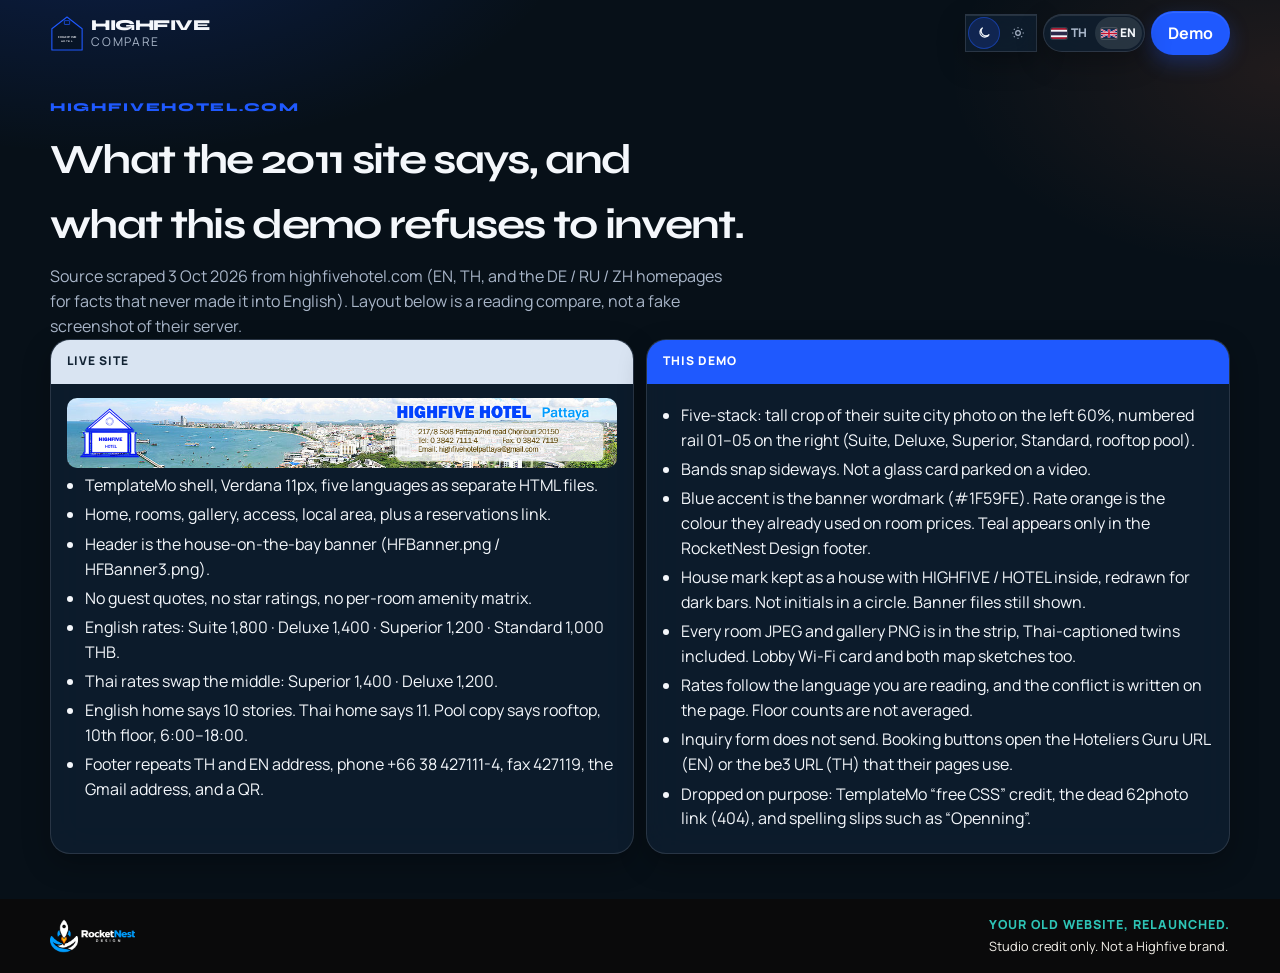
<file: compare.html>
<!DOCTYPE html>
<html lang="en" data-theme="dark">
<head>
  <meta name="robots" content="noindex,nofollow,noarchive">
<meta charset="UTF-8" />
<meta name="viewport" content="width=device-width, initial-scale=1, viewport-fit=cover" />
<script>
(function(){
  var theme="dark", lang="en";
  try {
    var t=localStorage.getItem("pattaya-demo-theme");
    if(t==="light"||t==="dark") theme=t;
    var l=localStorage.getItem("pattaya-demo-lang");
    if(l==="th"||l==="en") lang=l;
    else if((navigator.language||"").toLowerCase().indexOf("th")===0) lang="th";
  } catch(e) {}
  var d=document.documentElement;
  d.setAttribute("data-theme", theme);
  d.style.colorScheme=theme;
  d.lang=lang;
})();
</script>
<style>html[lang="en"] .th{display:none!important}html[lang="th"] .en{display:none!important}</style>
<meta name="color-scheme" content="dark light" />
<title data-en="Live site vs demo — Highfive Hotel" data-th="เว็บเดิมเทียบเดโม — โรงแรมไฮไฟว์">Live site vs demo — Highfive Hotel</title>
<link rel="preconnect" href="https://fonts.googleapis.com" />
<link rel="preconnect" href="https://fonts.gstatic.com" crossorigin />
<link href="https://fonts.googleapis.com/css2?family=IBM+Plex+Sans+Thai:wght@400;500;600;700&family=Manrope:wght@400;500;600;700;800&family=Syne:wght@600;700;800&display=swap" rel="stylesheet" />
<link rel="icon" href="images/mark.svg" type="image/svg+xml" />
<link rel="stylesheet" href="styles.css" />
</head>
<body>
<div class="mesh" aria-hidden="true"></div>
<div id="themeLive" class="sr-only" aria-live="polite"></div>
<header class="site-header scrolled" id="header">
  <div class="container nav">
    <a href="index.html" class="logo" data-aria-en="Back to demo" data-aria-th="กลับไปเดโม" aria-label="Back to demo">
      <svg class="mark" viewBox="0 0 100 108" fill="none" aria-hidden="true"><path d="M50 5.5L94.5 40.2V102.5H5.5V40.2L50 5.5Z" fill="var(--mark-fill)" stroke="currentColor" stroke-width="3.25" stroke-linejoin="round"/><rect x="42.2" y="16.2" width="15.6" height="11.2" rx="0.8" stroke="currentColor" stroke-width="2.15"/><text x="50" y="66" text-anchor="middle" fill="var(--mark-ink)" font-family="Syne, Manrope, sans-serif" font-size="9.1" font-weight="700" letter-spacing="0.4">HIGHFIVE</text><text x="50" y="80.5" text-anchor="middle" fill="var(--mark-ink)" font-family="Syne, Manrope, sans-serif" font-size="7.4" font-weight="700" letter-spacing="1.6">HOTEL</text></svg>
      <span class="logo-type"><strong>HIGHFIVE</strong><span>Compare</span></span>
    </a>
    <div class="header-tools">
      <div class="theme-switch theme-switch--header glass" role="group" aria-label="Appearance">
        <div class="theme-switch__seg">
          <button type="button" class="theme-btn" data-theme-set="dark" aria-pressed="true" data-aria-en="Dark" data-aria-th="มืด" aria-label="Dark"><svg width="14" height="14" viewBox="0 0 24 24" fill="none" stroke="currentColor" stroke-width="2" aria-hidden="true"><path d="M21 14.5A8.5 8.5 0 1 1 9.5 3 7 7 0 0 0 21 14.5z"/></svg></button>
          <button type="button" class="theme-btn" data-theme-set="light" aria-pressed="false" data-aria-en="Light" data-aria-th="สว่าง" aria-label="Light"><svg width="14" height="14" viewBox="0 0 24 24" fill="none" stroke="currentColor" stroke-width="2" aria-hidden="true"><circle cx="12" cy="12" r="4"/><path d="M12 2v2M12 20v2M4.9 4.9l1.4 1.4M17.7 17.7l1.4 1.4M2 12h2M20 12h2M4.9 19.1l1.4-1.4M17.7 6.3l1.4-1.4"/></svg></button>
        </div>
      </div>
      <div class="lang-switch glass" role="group" aria-label="Language">
        <button type="button" class="lang-btn" data-lang="th" aria-pressed="false" title="ไทย"><svg viewBox="0 0 16 11" aria-hidden="true"><rect width="16" height="11" fill="#A51931"/><rect y="1.83" width="16" height="7.34" fill="#F4F5F8"/><rect y="3.67" width="16" height="3.66" fill="#2D2A4A"/></svg><span class="lang-code">TH</span></button>
        <button type="button" class="lang-btn" data-lang="en" aria-pressed="true" title="English"><svg viewBox="0 0 60 30" aria-hidden="true"><path d="M0 0h60v30H0z" fill="#012169"/><path d="M0 0l60 30M60 0L0 30" stroke="#fff" stroke-width="6"/><path d="M0 0l60 30M60 0L0 30" stroke="#C8102E" stroke-width="3"/><path d="M30 0v30M0 15h60" stroke="#fff" stroke-width="10"/><path d="M30 0v30M0 15h60" stroke="#C8102E" stroke-width="6"/></svg><span class="lang-code">EN</span></button>
      </div>
      <a class="btn btn-primary" href="index.html"><span class="en">Demo</span><span class="th"><span class="th-atom">เดโม</span></span></a>
    </div>
  </div>
</header>
<main class="container compare-hero">
  <p class="kicker">HIGHFIVEHOTEL.COM</p>
  <h1><span class="en">What the 2011 site says, and what this demo refuses to invent.</span><span class="th"><span class="th-atom">เว็บ</span> <span class="th-atom">ปี</span> 2011 <span class="th-atom">พูด</span> <span class="th-atom">อะไร</span> <span class="th-atom">และ</span> <span class="th-atom">เดโมนี้</span> <span class="th-atom">ไม่ยอม</span> <span class="th-atom">แต่งอะไร</span></span></h1>
  <p class="lead en">Source scraped 3 Oct 2026 from highfivehotel.com (EN, TH, and the DE / RU / ZH homepages for facts that never made it into English). Layout below is a reading compare, not a fake screenshot of their server.</p>
  <p class="lead th"><span class="th-atom">ดึงจาก</span> highfivehotel.com <span class="th-atom">เมื่อ</span> 3 <span class="th-atom">ต</span>.<span class="th-atom">ค</span>. 2026 <span class="th-atom">ทั้งไทย</span> <span class="th-atom">อังกฤษ</span> <span class="th-atom">และหน้าแรก</span> <span class="th-atom">เยอรมัน</span> <span class="th-atom">รัสเซีย</span> <span class="th-atom">จีน</span> <span class="th-atom">เท่าที่</span> <span class="th-atom">อังกฤษไม่มี</span> <span class="th-atom">ด้านล่าง</span> <span class="th-atom">เป็นการ</span> <span class="th-atom">เทียบเนื้อหา</span> <span class="th-atom">ไม่ใช่ภาพ</span> <span class="th-atom">ปลอม</span> <span class="th-atom">ของ</span> <span class="th-atom">เซิร์ฟเวอร์</span> <span class="th-atom">เขา</span></p>
  <div class="split">
    <section class="panel old glass">
      <header><span class="en">Live site</span><span class="th"><span class="th-atom">เว็บที่</span> <span class="th-atom">ออนไลน์อยู่</span></span></header>
      <div class="body">
        <img class="banner en" src="images/HFBanner.png" alt="Live English banner" />
        <img class="banner th" src="images/HFBanner3.png" alt="แบนเนอร์ไทยของเว็บจริง" />
        <ul>
          <li class="en">TemplateMo shell, Verdana 11px, five languages as separate HTML files.</li>
          <li class="th"><span class="th-atom">โครง</span> TemplateMo <span class="th-atom">ตัวอักษร</span> Verdana 11 <span class="th-atom">พิกเซล</span> <span class="th-atom">ห้าภาษา</span> <span class="th-atom">คนละไฟล์</span></li>
          <li class="en">Home, rooms, gallery, access, local area, plus a reservations link.</li>
          <li class="th"><span class="th-atom">หน้าแรก</span> <span class="th-atom">ห้องพัก</span> <span class="th-atom">รูป</span> <span class="th-atom">แผนที่</span> <span class="th-atom">แหล่งเที่ยว</span> <span class="th-atom">และ</span> <span class="th-atom">ลิงก์จอง</span></li>
          <li class="en">Header is the house-on-the-bay banner (HFBanner.png / HFBanner3.png).</li>
          <li class="th"><span class="th-atom">หัวเว็บ</span> <span class="th-atom">คือ</span> <span class="th-atom">แบนเนอร์</span> <span class="th-atom">บ้านบน</span> <span class="th-atom">อ่าว</span></li>
          <li class="en">No guest quotes, no star ratings, no per-room amenity matrix.</li>
          <li class="th"><span class="th-atom">ไม่มีคำ</span> <span class="th-atom">รีวิว</span> <span class="th-atom">แขก</span> <span class="th-atom">ไม่มีดาว</span> <span class="th-atom">ไม่มีตาราง</span> <span class="th-atom">สิ่งอำนวย</span> <span class="th-atom">ความสะดวก</span> <span class="th-atom">แยกตาม</span> <span class="th-atom">ห้อง</span></li>
          <li class="en">English rates: Suite 1,800 · Deluxe 1,400 · Superior 1,200 · Standard 1,000 THB.</li>
          <li class="th"><span class="th-atom">ราคาอังกฤษ</span>: <span class="th-atom">สูท</span> 1,800 · <span class="th-atom">ดีลักซ์</span> 1,400 · <span class="th-atom">ซูพีเรีย</span> 1,200 · <span class="th-atom">สแตนดาร์ด</span> 1,000 <span class="th-atom">บาท</span></li>
          <li class="en">Thai rates swap the middle: Superior 1,400 · Deluxe 1,200.</li>
          <li class="th"><span class="th-atom">ราคาไทย</span> <span class="th-atom">สลับห้อง</span> <span class="th-atom">กลาง</span>: <span class="th-atom">ซูพีเรีย</span> 1,400 · <span class="th-atom">ดีลักซ์</span> 1,200</li>
          <li class="en">English home says 10 stories. Thai home says 11. Pool copy says rooftop, 10th floor, 6:00–18:00.</li>
          <li class="th"><span class="th-atom">หน้าแรก</span> <span class="th-atom">อังกฤษ</span> <span class="th-atom">บอก</span> 10 <span class="th-atom">ชั้น</span> <span class="th-atom">หน้าไทย</span> <span class="th-atom">บอก</span> 11 <span class="th-atom">ชั้น</span> <span class="th-atom">ข้อความสระ</span> <span class="th-atom">บอก</span> <span class="th-atom">ดาดฟ้า</span> <span class="th-atom">ชั้น</span> 10 <span class="th-atom">เวลา</span> 06:00–18:00</li>
          <li class="en">Footer repeats TH and EN address, phone +66 38 427111-4, fax 427119, the Gmail address, and a QR.</li>
          <li class="th"><span class="th-atom">ท้ายเว็บ</span> <span class="th-atom">ซ้ำ</span> <span class="th-atom">ที่อยู่</span> <span class="th-atom">ไทยและ</span> <span class="th-atom">อังกฤษ</span> <span class="th-atom">โทร</span> <span class="th-atom">แฟกซ์</span> <span class="th-atom">อีเมล</span> <span class="th-atom">และ</span> <span class="th-atom">คิวอาร์</span></li>
        </ul>
      </div>
    </section>
    <section class="panel new glass">
      <header><span class="en">This demo</span><span class="th"><span class="th-atom">เดโมนี้</span></span></header>
      <div class="body">
        <ul>
          <li class="en">Five-stack: tall crop of their suite city photo on the left 60%, numbered rail 01–05 on the right (Suite, Deluxe, Superior, Standard, rooftop pool).</li>
          <li class="th"><span class="th-atom">ห้าชั้น</span>: <span class="th-atom">ภาพเมือง</span> <span class="th-atom">จากไฟล์</span> <span class="th-atom">ห้องสูท</span> <span class="th-atom">อยู่ซ้าย</span> 60% <span class="th-atom">รางหมายเลข</span> 01–05 <span class="th-atom">ทางขวา</span> <span class="th-atom">คือ</span> <span class="th-atom">สูท</span> <span class="th-atom">ดีลักซ์</span> <span class="th-atom">ซูพีเรีย</span> <span class="th-atom">สแตนดาร์ด</span> <span class="th-atom">และ</span> <span class="th-atom">สระดาดฟ้า</span></li>
          <li class="en">Bands snap sideways. Not a glass card parked on a video.</li>
          <li class="th"><span class="th-atom">แต่ละช่วง</span> <span class="th-atom">เลื่อน</span> <span class="th-atom">แนวนอน</span> <span class="th-atom">แบบ</span>snap <span class="th-atom">ไม่ใช่</span> <span class="th-atom">การ์ดแก้ว</span> <span class="th-atom">กลาง</span> <span class="th-atom">คลิป</span> <span class="th-atom">วิดีโอ</span></li>
          <li class="en">Blue accent is the banner wordmark (#1F59FE). Rate orange is the colour they already used on room prices. Teal appears only in the RocketNest Design footer.</li>
          <li class="th"><span class="th-atom">สีน้ำเงิน</span> <span class="th-atom">มาจาก</span> <span class="th-atom">คำว่า</span> HIGHFIVE <span class="th-atom">บนแบนเนอร์</span> <span class="th-atom">สีส้ม</span> <span class="th-atom">ของราคา</span> <span class="th-atom">มาจาก</span> <span class="th-atom">กล่องราคา</span> <span class="th-atom">เดิม</span> <span class="th-atom">ของเขา</span> <span class="th-atom">เขียวเทอล</span> <span class="th-atom">อยู่แค่</span> <span class="th-atom">ท้าย</span> RocketNest Design</li>
          <li class="en">House mark kept as a house with HIGHFIVE / HOTEL inside, redrawn for dark bars. Not initials in a circle. Banner files still shown.</li>
          <li class="th"><span class="th-atom">เครื่องหมาย</span> <span class="th-atom">ยัง</span> <span class="th-atom">เป็น</span> <span class="th-atom">บ้าน</span> <span class="th-atom">มีคำ</span> HIGHFIVE / HOTEL <span class="th-atom">ข้างใน</span> <span class="th-atom">วาดใหม่</span> <span class="th-atom">ให้เข้า</span> <span class="th-atom">พื้นมืด</span> <span class="th-atom">ไม่ใช่</span> <span class="th-atom">อักษรย่อ</span> <span class="th-atom">ในวงกลม</span> <span class="th-atom">ไฟล์</span> <span class="th-atom">แบนเนอร์</span> <span class="th-atom">ยัง</span> <span class="th-atom">โชว์</span> <span class="th-atom">อยู่</span></li>
          <li class="en">Every room JPEG and gallery PNG is in the strip, Thai-captioned twins included. Lobby Wi-Fi card and both map sketches too.</li>
          <li class="th"><span class="th-atom">ไฟล์รูป</span> <span class="th-atom">ห้อง</span> <span class="th-atom">และแกลเลอรี</span> <span class="th-atom">ครบ</span> <span class="th-atom">รวมชุด</span> <span class="th-atom">คำบรรยาย</span> <span class="th-atom">ไทย</span> <span class="th-atom">การ์ดไวไฟ</span> <span class="th-atom">และ</span> <span class="th-atom">แผนที่ทั้ง</span> <span class="th-atom">สองใบ</span></li>
          <li class="en">Rates follow the language you are reading, and the conflict is written on the page. Floor counts are not averaged.</li>
          <li class="th"><span class="th-atom">ราคาตาม</span> <span class="th-atom">ภาษาที่</span> <span class="th-atom">เปิดอยู่</span> <span class="th-atom">และ</span> <span class="th-atom">เขียน</span> <span class="th-atom">ความขัดแย้ง</span> <span class="th-atom">ไว้บนหน้า</span> <span class="th-atom">ไม่เฉลี่ย</span> <span class="th-atom">จำนวนชั้น</span></li>
          <li class="en">Inquiry form does not send. Booking buttons open the Hoteliers Guru URL (EN) or the be3 URL (TH) that their pages use.</li>
          <li class="th"><span class="th-atom">แบบฟอร์มไม่</span> <span class="th-atom">ส่ง</span> <span class="th-atom">ออก</span> <span class="th-atom">ปุ่มจอง</span> <span class="th-atom">เปิดลิงก์</span> Hoteliers Guru <span class="th-atom">ฝั่งอังกฤษ</span> <span class="th-atom">หรือ</span> be3 <span class="th-atom">ฝั่งไทย</span> <span class="th-atom">ตามที่</span> <span class="th-atom">เขาใส่ไว้</span></li>
          <li class="en">Dropped on purpose: TemplateMo “free CSS” credit, the dead 62photo link (404), and spelling slips such as “Openning”.</li>
          <li class="th"><span class="th-atom">ตัดออก</span> <span class="th-atom">โดยตั้งใจ</span>: <span class="th-atom">เครดิตเทมเพลต</span> <span class="th-atom">ลิงก์</span> 62photo <span class="th-atom">ที่ขึ้น</span> 404 <span class="th-atom">และ</span> <span class="th-atom">คำสะกด</span> <span class="th-atom">เพี้ยน</span> <span class="th-atom">เช่น</span> Openning</li>
        </ul>
      </div>
    </section>
  </div>
</main>
<div class="rocketnest">
  <div class="container">
    <img src="images/rocketnest.png" alt="RocketNest Design" />
    <div>
      <div class="tag">YOUR OLD WEBSITE, RELAUNCHED.</div>
      <p class="en">Studio credit only. Not a Highfive brand.</p>
      <p class="th"><span class="th-atom">เครดิตสตูดิโอ</span> <span class="th-atom">เท่านั้น</span> <span class="th-atom">ไม่ใช่แบรนด์</span> <span class="th-atom">ของโรงแรม</span></p>
    </div>
  </div>
</div>
<script src="script.js"></script>
</body>
</html>
</file>
<file: styles.css>
/* Highfive Hotel — Five-stack demo. Accent from banner wordmark #1F59FE. Teal is RocketNest Design footer only. */
:root {
  --bg: #071018;
  --bg-elevated: #0c1824;
  --surface: #102033;
  --surface-2: #173049;
  --ink: #f4f7fb;
  --muted: #a9b6c9;
  --accent: #1f59fe;
  --accent-deep: #1746cc;
  --hot: #ff7b43;
  --on-accent: #ffffff;
  --on-photo: #f7fbff;
  --glass: color-mix(in srgb, var(--surface) 72%, transparent);
  --glass-border: rgba(244, 247, 251, 0.12);
  --glass-highlight: inset 0 1px 0 rgba(255, 255, 255, 0.1);
  --shadow: 0 22px 50px rgba(0, 0, 0, 0.45);
  --shadow-soft: 0 10px 28px rgba(0, 0, 0, 0.28);
  --hairline: 1px solid color-mix(in srgb, var(--ink) 12%, transparent);
  --radius: 20px;
  --ease: cubic-bezier(0.22, 1, 0.36, 1);
  --font-display: "Syne", "IBM Plex Sans Thai", Manrope, sans-serif;
  --font-body: "Manrope", "IBM Plex Sans Thai", system-ui, sans-serif;
  --header-h: 4.15rem;
  --rocketnest-teal: #009dfe;
  --mark-fill: rgba(7, 16, 24, 0.35);
  --mark-ink: #f4f7fb;
  color-scheme: dark;
}
[data-theme="light"] {
  color-scheme: light;
  --bg: #f3f6fb;
  --bg-elevated: #ffffff;
  --surface: #ffffff;
  --surface-2: #e7eef8;
  --ink: #0d1730;
  --muted: #516078;
  --accent: #1a4fe0;
  --accent-deep: #143eae;
  --hot: #e06a32;
  --glass: color-mix(in srgb, #ffffff 78%, transparent);
  --glass-border: rgba(13, 23, 48, 0.1);
  --glass-highlight: inset 0 1px 0 rgba(255, 255, 255, 0.95);
  --shadow: 0 16px 40px rgba(16, 36, 72, 0.1);
  --shadow-soft: 0 8px 22px rgba(16, 36, 72, 0.08);
  --mark-fill: #ffffff;
  --mark-ink: #0d1730;
}
*, *::before, *::after { box-sizing: border-box; }
html { scroll-behavior: smooth; overflow-x: clip; }
body {
  margin: 0;
  font-family: var(--font-body);
  color: var(--ink);
  background: var(--bg);
  line-height: 1.55;
  overflow-x: clip;
  padding-bottom: calc(4.4rem + env(safe-area-inset-bottom, 0px));
}
img { max-width: 100%; display: block; }
a { color: inherit; }
button, input, select, textarea { font: inherit; color: inherit; }
::selection { background: color-mix(in srgb, var(--accent) 45%, transparent); }
:focus-visible {
  outline: 2px solid var(--accent);
  outline-offset: 3px;
}
.sr-only {
  position: absolute; width: 1px; height: 1px; padding: 0; margin: -1px;
  overflow: hidden; clip: rect(0,0,0,0); white-space: nowrap; border: 0;
}
.mesh {
  position: fixed; inset: 0; z-index: -1; pointer-events: none;
  background:
    radial-gradient(820px 420px at 8% -10%, rgba(31, 89, 254, 0.22), transparent 58%),
    radial-gradient(640px 380px at 100% 8%, rgba(255, 123, 67, 0.1), transparent 52%),
    var(--bg);
}
html[lang="th"] body { font-family: "IBM Plex Sans Thai", Manrope, system-ui, sans-serif; }
html[lang="th"] h1,
html[lang="th"] h2,
html[lang="th"] h3,
html[lang="th"] .rail-name,
html[lang="th"] .rail-kicker,
html[lang="th"] .card-title {
  font-family: "IBM Plex Sans Thai", Manrope, sans-serif;
  word-break: keep-all;
  overflow-wrap: normal;
  line-break: strict;
  text-wrap: balance;
  line-height: 1.22;
}

.glass {
  background: var(--glass);
  backdrop-filter: blur(18px) saturate(1.45);
  -webkit-backdrop-filter: blur(18px) saturate(1.45);
  border: 1px solid var(--glass-border);
  box-shadow: var(--glass-highlight), var(--shadow-soft);
}
.container { width: min(1180px, calc(100% - 2rem)); margin-inline: auto; }
.skip {
  position: absolute; left: 0.75rem; top: -4rem; z-index: 200;
  background: var(--accent); color: var(--on-accent); padding: 0.55rem 0.8rem; border-radius: 999px;
}
.skip:focus { top: 0.6rem; }

/* Header */
.site-header {
  position: sticky; top: 0; z-index: 80;
  padding-top: env(safe-area-inset-top, 0px);
}
.site-header.scrolled {
  background: var(--glass);
  backdrop-filter: blur(18px) saturate(1.4);
  -webkit-backdrop-filter: blur(18px) saturate(1.4);
  border-bottom: 1px solid var(--glass-border);
  box-shadow: var(--glass-highlight);
}
.nav {
  display: flex; align-items: center; gap: 0.45rem;
  min-height: var(--header-h);
  padding: 0.35rem 0;
  min-width: 0;
}
.logo {
  display: flex; align-items: center; gap: 0.45rem;
  text-decoration: none; margin-right: auto; min-width: 0; flex-shrink: 0; color: var(--accent);
}
.logo svg, .logo .mark { width: 34px; height: 37px; display: block; flex-shrink: 0; }
.logo-type { display: none; flex-direction: column; line-height: 1; min-width: 0; }
.logo-type strong {
  font-family: var(--font-display); font-weight: 800; letter-spacing: -0.03em;
  font-size: 0.95rem; color: var(--ink);
}
.logo-type span { font-size: 0.62rem; letter-spacing: 0.14em; text-transform: uppercase; color: var(--muted); margin-top: 0.15rem; }
.nav-links { display: none; align-items: center; gap: 0.15rem; min-width: 0; }
.nav-links a {
  text-decoration: none; color: var(--muted); font-weight: 600; font-size: 0.82rem;
  padding: 0.35rem 0.45rem; border-radius: 999px; white-space: nowrap;
  display: inline-flex; align-items: baseline; gap: 0.28rem;
}
.nav-links a em {
  font-style: normal; font-family: var(--font-display); color: var(--accent); font-size: 0.68rem; font-weight: 700;
}
.nav-links a:hover { color: var(--ink); background: color-mix(in srgb, var(--accent) 12%, transparent); }
.btn.nav-cta { display: none; }

.header-tools { display: flex; align-items: center; gap: 0.35rem; flex-shrink: 0; }
.theme-switch { display: flex; }
.theme-switch__seg {
  display: flex; padding: 2px; border-radius: 999px; gap: 2px;
}
.theme-switch--header .theme-switch__label,
.theme-switch--header .theme-btn__text { display: none; }
.theme-btn, .lang-btn, .menu-btn, .chip-btn {
  border: 0; background: transparent; cursor: pointer;
  touch-action: manipulation;
}
.theme-btn {
  width: 32px; height: 32px; border-radius: 999px; color: var(--muted);
  display: grid; place-items: center;
}
.theme-btn[aria-pressed="true"] {
  background: color-mix(in srgb, var(--accent) 18%, transparent);
  color: var(--ink);
  box-shadow: inset 0 0 0 1px color-mix(in srgb, var(--accent) 45%, transparent);
}
.lang-switch { display: flex; padding: 2px; border-radius: 999px; gap: 2px; }
.lang-btn {
  min-width: 36px; height: 32px; border-radius: 999px; padding: 0 0.35rem;
  display: inline-flex; align-items: center; justify-content: center; gap: 0.2rem; color: var(--muted);
}
.lang-btn svg { width: 16px; height: 11px; display: block; border-radius: 2px; box-shadow: 0 0 0 1px rgba(255,255,255,0.15); }
.lang-code { font-size: 0.62rem; font-weight: 800; letter-spacing: 0.04em; }
.lang-btn[aria-pressed="true"] {
  background: color-mix(in srgb, var(--ink) 10%, transparent);
  color: var(--ink);
}
.menu-btn {
  width: 44px; height: 44px; border-radius: 14px; position: relative; color: var(--ink);
  display: grid; place-items: center;
}
.menu-btn .stack { width: 18px; height: 16px; position: relative; display: block; }
.menu-btn .stack span {
  position: absolute; left: 0; height: 1.5px; border-radius: 2px; background: currentColor;
  transition: transform 0.3s var(--ease), opacity 0.3s var(--ease), width 0.3s var(--ease), top 0.3s var(--ease);
}
.menu-btn .stack span:nth-child(1) { top: 0; width: 18px; }
.menu-btn .stack span:nth-child(2) { top: 3.5px; width: 14px; }
.menu-btn .stack span:nth-child(3) { top: 7px; width: 18px; background: var(--accent); }
.menu-btn .stack span:nth-child(4) { top: 10.5px; width: 12px; }
.menu-btn .stack span:nth-child(5) { top: 14px; width: 16px; }
.menu-btn[aria-expanded="true"] .stack span:nth-child(1) { top: 7px; transform: rotate(45deg); width: 18px; }
.menu-btn[aria-expanded="true"] .stack span:nth-child(5) { top: 7px; transform: rotate(-45deg); width: 18px; }
.menu-btn[aria-expanded="true"] .stack span:nth-child(2),
.menu-btn[aria-expanded="true"] .stack span:nth-child(3),
.menu-btn[aria-expanded="true"] .stack span:nth-child(4) { opacity: 0; transform: scaleX(0); }
.menu-btn:active { transform: scale(0.96); }

/* Sheet */
.menu-scrim {
  position: fixed; inset: 0; z-index: 90; background: rgba(0, 0, 0, 0.48);
}
.menu-scrim[hidden], .mobile-nav[hidden] { display: none; }
.mobile-nav {
  position: fixed; z-index: 100; top: 0; right: 0; height: 100dvh; width: min(22.5rem, calc(100vw - 2.5rem));
  border-left: 1px solid var(--glass-border);
  border-radius: 22px 0 0 22px;
  display: flex; flex-direction: column;
  transform: translateX(104%);
  transition: transform 0.34s var(--ease);
  background: color-mix(in srgb, var(--bg) 78%, transparent);
  backdrop-filter: blur(22px) saturate(1.5);
  -webkit-backdrop-filter: blur(22px) saturate(1.5);
  box-shadow: var(--shadow);
}
.mobile-nav.is-open { transform: translateX(0); }
.mobile-nav__top, .mobile-nav__links, .mobile-nav__tools, .mobile-nav__cta { padding-left: 1.15rem; padding-right: 1.15rem; }
.mobile-nav__top {
  display: flex; align-items: center; justify-content: space-between;
  padding-top: calc(0.85rem + env(safe-area-inset-top, 0px));
  color: var(--accent);
}
.mobile-nav__top .mark { width: 36px; height: 39px; }
.mobile-nav__close {
  border: 0; background: transparent; color: var(--ink); font-weight: 700; min-height: 44px; cursor: pointer;
}
.mobile-nav__links { display: flex; flex-direction: column; padding-top: 0.4rem; overflow: auto; }
.mobile-nav__links a {
  text-decoration: none; min-height: 52px; display: flex; align-items: center; gap: 0.75rem;
  border-top: var(--hairline); font-size: 1.15rem; font-weight: 700;
}
.mobile-nav__links a em {
  font-style: normal; font-family: var(--font-display); color: var(--accent); font-size: 0.78rem; width: 1.6rem;
}
.mobile-nav__links a:hover { color: var(--accent); }
.mobile-nav__tools { display: flex; flex-wrap: wrap; gap: 0.6rem; align-items: center; padding-top: 0.8rem; }
.theme-switch--sheet { align-items: center; gap: 0.45rem; }
.theme-switch--sheet .theme-switch__label { font-size: 0.75rem; color: var(--muted); font-weight: 700; }
.theme-switch--sheet .theme-btn { width: auto; min-width: 44px; padding: 0 0.55rem; gap: 0.25rem; display: inline-flex; }
.theme-switch--sheet .theme-btn__text { font-size: 0.75rem; font-weight: 700; }
.mobile-nav__cta {
  margin-top: auto; display: flex; flex-direction: column; gap: 0.45rem;
  padding-bottom: calc(1rem + env(safe-area-inset-bottom, 0px));
}
.mobile-nav__cta .subrow { display: flex; gap: 0.45rem; }
.mobile-nav__cta .subrow a { flex: 1; text-align: center; }

.btn {
  display: inline-flex; align-items: center; justify-content: center; gap: 0.4rem;
  min-height: 44px; padding: 0.55rem 1rem; border-radius: 999px; text-decoration: none;
  font-weight: 700; border: 1px solid transparent; cursor: pointer;
}
.btn-primary { background: var(--accent); color: var(--on-accent); box-shadow: var(--glass-highlight), 0 8px 20px rgba(31, 89, 254, 0.28); }
.btn-primary:hover { background: var(--accent-deep); }
.btn-hot { background: var(--hot); color: #1a0d06; }
.btn-ghost { background: var(--glass); border-color: var(--glass-border); backdrop-filter: blur(14px); -webkit-backdrop-filter: blur(14px); }
.btn-block { width: 100%; }

/* Hero five-stack */
.hero-stack {
  display: grid;
  grid-template-columns: minmax(0, 60%) minmax(0, 40%);
  min-height: calc(100svh - var(--header-h) - 4.6rem);
  border-bottom: var(--hairline);
}
.hero-photo { position: relative; overflow: hidden; min-height: 560px; background: #09131e; }
.hero-photo img {
  width: 100%; height: 100%; object-fit: cover; object-position: center;
  filter: contrast(1.04) saturate(1.06);
}
.hero-photo__shade {
  position: absolute; inset: 0; pointer-events: none;
  background: linear-gradient(180deg, rgba(7,16,24,0.15), rgba(7,16,24,0.05) 40%, rgba(7,16,24,0.45));
}
.float-chip {
  position: absolute; z-index: 2; max-width: 86%;
  padding: 0.55rem 0.75rem; border-radius: 16px;
  color: var(--on-photo);
}
.float-chip strong { display: block; font-size: 0.78rem; }
.float-chip span { display: block; font-size: 0.72rem; color: color-mix(in srgb, white 82%, transparent); }
.float-chip.a { left: 6%; bottom: 6%; }
.float-chip.b { right: 6%; top: 6%; }
.hero-rail {
  display: flex; flex-direction: column; min-width: 0;
  background: var(--glass);
  backdrop-filter: blur(18px) saturate(1.45);
  -webkit-backdrop-filter: blur(18px) saturate(1.45);
  border-left: 1px solid var(--glass-border);
  box-shadow: var(--glass-highlight);
}
.rail-kicker {
  padding: 0.7rem 0.75rem 0.35rem; font-size: 0.62rem; letter-spacing: 0.16em; text-transform: uppercase;
  color: var(--muted); font-weight: 800;
}
.rail-item {
  flex: 1; min-height: 0; text-decoration: none; color: inherit;
  display: flex; flex-direction: column; justify-content: center; gap: 0.08rem;
  padding: 0.35rem 0.7rem; border-top: var(--hairline); min-width: 0;
}
.rail-item:hover { background: color-mix(in srgb, var(--accent) 12%, transparent); }
.rail-num { font-family: var(--font-display); color: var(--accent); font-weight: 800; font-size: 0.72rem; letter-spacing: 0.08em; }
.rail-name { font-weight: 700; font-size: clamp(0.72rem, 2.5vw, 1.2rem); letter-spacing: -0.02em; }
.rail-meta { color: var(--hot); font-weight: 800; font-size: 0.72rem; font-variant-numeric: tabular-nums; }

.band { padding: 1.35rem 0 1.5rem; }
.band + .band { border-top: var(--hairline); }
.band-head { display: flex; justify-content: space-between; gap: 1rem; align-items: end; margin-bottom: 0.85rem; }
.band-head h2 {
  font-family: var(--font-display); font-size: clamp(1.45rem, 3vw, 2.15rem);
  letter-spacing: -0.04em; margin: 0.15rem 0 0; font-weight: 700; text-wrap: balance;
}
.kicker { color: var(--accent); font-family: var(--font-display); font-weight: 800; letter-spacing: 0.14em; font-size: 0.72rem; }
.lead { color: var(--muted); margin: 0.45rem 0 0; max-width: 42rem; }
.note {
  margin: 0.75rem 0 0; font-size: 0.86rem; color: var(--muted);
  padding: 0.75rem 0.9rem; border-radius: 16px;
}

.snap-track {
  display: flex; gap: 0.75rem; overflow-x: auto; scroll-snap-type: x mandatory;
  scroll-padding-inline: max(1rem, calc((100% - 1180px) / 2));
  padding: 0.2rem max(1rem, calc((100% - 1180px) / 2)) 0.85rem;
  overscroll-behavior-x: contain;
  scrollbar-width: thin;
  max-width: 100%;
}
.snap-card {
  scroll-snap-align: start; flex: 0 0 min(78vw, 340px); min-width: 0;
  border-radius: 22px; overflow: hidden; position: relative; background: #0c1826;
  min-height: 420px;
}
.snap-card img { width: 100%; height: 100%; object-fit: cover; position: absolute; inset: 0; }
.snap-card .cap {
  position: absolute; left: 5%; right: 5%; bottom: 5%;
  padding: 0.8rem 0.85rem; border-radius: 16px; color: #f7fbff;
  background: color-mix(in srgb, #071018 78%, transparent);
  border-color: rgba(255,255,255,0.16);
}
.float-chip.glass {
  background: color-mix(in srgb, #071018 74%, transparent);
  color: #f7fbff;
  border-color: rgba(255,255,255,0.16);
}
.snap-card h3 { margin: 0; font-size: 1.15rem; letter-spacing: -0.03em; }
.snap-card .price { color: #ffd2bf; font-weight: 800; margin: 0.2rem 0 0; }
.snap-card p { margin: 0.25rem 0 0; font-size: 0.82rem; color: color-mix(in srgb, white 84%, transparent); }

.prose { display: grid; gap: 1rem; }
@media (min-width: 860px) {
  .prose { grid-template-columns: 1.1fr 0.9fr; align-items: start; }
}
.banner-frame {
  border-radius: 18px; overflow: hidden; background: #e9eef5; border: var(--hairline);
}
.banner-frame img { width: 100%; height: auto; }
.copy-card { padding: 1rem 1.05rem; border-radius: var(--radius); }
.copy-card p { margin: 0 0 0.7rem; }
.copy-card p:last-child { margin-bottom: 0; }
.fact-row { display: flex; flex-wrap: wrap; gap: 0.4rem; margin-top: 0.8rem; }
.pill {
  border-radius: 999px; padding: 0.35rem 0.7rem; font-size: 0.78rem; font-weight: 700;
}

.filters { display: flex; gap: 0.4rem; overflow-x: auto; padding-bottom: 0.7rem; scrollbar-width: none; }
.filters::-webkit-scrollbar { display: none; }
.chip-btn {
  flex: 0 0 auto; border-radius: 999px; padding: 0.4rem 0.75rem; font-weight: 700; font-size: 0.8rem; color: var(--muted);
}
.chip-btn[aria-pressed="true"] { color: var(--ink); box-shadow: inset 0 0 0 1px color-mix(in srgb, var(--accent) 55%, transparent); }

.gal-card {
  scroll-snap-align: start; flex: 0 0 min(70vw, 280px); min-width: 0;
  border-radius: 18px; overflow: hidden; background: var(--surface-2); border: 1px solid var(--glass-border);
}
.gal-card[hidden] { display: none; }
.gal-card button {
  display: block; width: 100%; padding: 0; border: 0; background: #0e1a28; cursor: zoom-in;
}
.gal-card img { width: 100%; height: 190px; object-fit: contain; background: #0e1a28; }
.gal-card figcaption { padding: 0.55rem 0.7rem 0.7rem; font-size: 0.8rem; font-weight: 700; }

.svc {
  scroll-snap-align: start; flex: 0 0 min(78vw, 300px);
  padding: 1rem; border-radius: 18px; min-height: 168px;
}
.svc h3 { margin: 0 0 0.35rem; font-size: 1rem; }
.svc p { margin: 0; color: var(--muted); font-size: 0.88rem; }
.amenity {
  scroll-snap-align: start; flex: 0 0 auto;
  padding: 0.7rem 0.9rem; border-radius: 999px; font-weight: 700; white-space: nowrap;
}

.place {
  scroll-snap-align: start; flex: 0 0 min(68vw, 240px);
  padding: 0.9rem; border-radius: 18px; min-height: 132px;
  display: flex; flex-direction: column; gap: 0.25rem;
}
.place b { font-size: 0.98rem; }
.place span { color: var(--hot); font-weight: 800; font-size: 0.85rem; }
.place a { color: var(--accent); font-size: 0.75rem; font-weight: 700; margin-top: auto; }

.dirs { display: grid; gap: 0.75rem; }
@media (min-width: 860px) { .dirs { grid-template-columns: 1fr 1fr; } }
.dirs article { padding: 1rem; border-radius: 18px; }
.dirs h3 { margin: 0 0 0.4rem; font-size: 1rem; }
.dirs p, .dirs li { color: var(--muted); font-size: 0.9rem; }
.dirs ul { margin: 0.3rem 0 0; padding-left: 1.1rem; }
.map-grid { display: grid; gap: 0.75rem; margin-top: 0.8rem; }
@media (min-width: 860px) { .map-grid { grid-template-columns: 1.15fr 0.85fr; } }
.map-grid img { width: 100%; height: auto; border-radius: 16px; background: #fff; }
.map-frame { border: 0; width: 100%; min-height: 260px; border-radius: 16px; background: var(--surface-2); }

.contact-grid { display: grid; gap: 0.8rem; }
@media (min-width: 900px) { .contact-grid { grid-template-columns: 0.9fr 1.1fr; } }
.contact-card, form.glass { padding: 1rem; border-radius: 20px; }
.contact-card h3 { margin: 0.8rem 0 0.2rem; font-size: 0.95rem; }
.contact-card p { margin: 0; }
.contact-card a { color: var(--accent); font-weight: 700; }
.qr-row { display: flex; gap: 0.8rem; align-items: center; margin-top: 0.8rem; }
.qr-row img { width: 88px; height: 88px; background: #fff; border-radius: 8px; padding: 4px; }
label { display: flex; flex-direction: column; gap: 0.28rem; font-size: 0.8rem; font-weight: 700; margin-bottom: 0.6rem; }
input, select, textarea {
  background: var(--surface-2); border: var(--hairline); border-radius: 12px;
  padding: 0.7rem 0.75rem; min-height: 44px;
}
textarea { min-height: 96px; resize: vertical; }
.form-note { color: var(--muted); font-size: 0.78rem; margin: 0.45rem 0 0; }
.form-thanks { display: none; padding: 0.8rem; border-radius: 14px; background: color-mix(in srgb, var(--accent) 14%, transparent); }
.form-thanks.is-on { display: block; }

.wifi-card { display: flex; gap: 0.75rem; align-items: center; margin-top: 0.8rem; }
.wifi-card img { width: min(220px, 58%); height: auto; border-radius: 12px; background: #fff; }

.site-footer { border-top: var(--hairline); padding: 1.4rem 0 1rem; }
.footer-grid { display: grid; gap: 1rem; }
@media (min-width: 800px) { .footer-grid { grid-template-columns: 1.2fr 0.8fr; } }
.fine { color: var(--muted); font-size: 0.82rem; }
.rocketnest {
  margin-top: 1rem;
  background: #0A0A0B;
  color: #F4F1EA;
  padding: 1rem 0 calc(1rem + env(safe-area-inset-bottom, 0px));
}
.rocketnest .container { display: flex; flex-wrap: wrap; gap: 0.8rem 1.2rem; align-items: center; justify-content: space-between; }
.rocketnest img { height: 34px; width: auto; }
.rocketnest .tag {
  font-weight: 800; letter-spacing: 0.08em; color: #2EC4B6; font-size: 0.78rem;
}
.rocketnest p { margin: 0.2rem 0 0; color: #F4F1EA; font-size: 0.8rem; max-width: 36rem; }

.sticky-bar {
  position: fixed; left: 0; right: 0; bottom: 0; z-index: 70;
  display: flex; gap: 0.45rem;
  padding: 0.45rem 0.7rem calc(0.45rem + env(safe-area-inset-bottom, 0px));
  background: var(--glass);
  backdrop-filter: blur(16px) saturate(1.4);
  -webkit-backdrop-filter: blur(16px) saturate(1.4);
  border-top: 1px solid var(--glass-border);
}
.sticky-bar a { flex: 1; }
@media (min-width: 1080px) { .sticky-bar { display: none; } body { padding-bottom: 0; } }

.lightbox {
  position: fixed; inset: 0; z-index: 120; background: rgba(4, 8, 14, 0.82);
  display: grid; place-items: center; padding: 5vh 5vw;
}
.lightbox[hidden] { display: none; }
.lightbox figure { margin: 0; max-width: min(1100px, 90vw); }
.lightbox img { max-height: 78dvh; width: auto; max-width: 100%; margin: 0 auto; object-fit: contain; background: #0e1a28; border-radius: 12px; }
.lightbox figcaption { text-align: center; margin-top: 0.5rem; font-weight: 700; }
.lightbox button {
  position: absolute; top: 4%; right: 4%;
}

/* Compare */
.compare-hero { padding: 1.2rem 0 0.4rem; }
.compare-hero h1 {
  font-family: var(--font-display); letter-spacing: -0.04em; font-size: clamp(1.7rem, 4vw, 2.6rem); margin: 0.3rem 0;
  text-wrap: balance;
}
.split { display: grid; gap: 0.8rem; padding-bottom: 1.4rem; }
@media (min-width: 960px) { .split { grid-template-columns: 1fr 1fr; } }
.panel { border-radius: 20px; overflow: hidden; min-width: 0; }
.panel header { padding: 0.8rem 1rem; font-weight: 800; letter-spacing: 0.08em; font-size: 0.75rem; text-transform: uppercase; }
.panel.old header { background: #d9e4f2; color: #123; }
.panel.new header { background: var(--accent); color: white; }
.panel .body { padding: 0.9rem 1rem 1.1rem; }
.panel ul { margin: 0.3rem 0 0; padding-left: 1.1rem; }
.panel li { margin: 0.28rem 0; }
.panel img.banner { width: 100%; height: auto; background: #fff; border-radius: 10px; }

@media (min-width: 430px) {
  .logo-type { display: flex; }
}
@media (min-width: 800px) {
  .rail-kicker { padding: 0.9rem 1.1rem 0.2rem; }
  .rail-item { flex-direction: row; align-items: center; gap: 0.75rem; padding: 0 1.15rem; }
  .rail-name { font-size: 1.15rem; margin-right: auto; }
  .rail-meta { font-size: 0.95rem; }
  .rail-num { font-size: 0.95rem; }
  .hero-photo { min-height: 0; }
}
@media (min-width: 1080px) {
  .nav-links { display: flex; }
  .menu-btn { display: none; }
  .btn.nav-cta { display: inline-flex; }
  .hero-stack { min-height: calc(100svh - var(--header-h)); }
  .container { width: min(1180px, calc(100% - 2.5rem)); }
}

@media (max-width: 420px) {
  .rail-item { padding: 0.22rem 0.42rem; }
  .rail-kicker { padding: 0.5rem 0.42rem 0.2rem; letter-spacing: 0.06em; }
  .rail-name { font-size: 0.66rem; }
  .logo svg, .logo .mark { width: 30px; height: 33px; }
  .header-tools { gap: 0.25rem; }
}
html[lang="th"] .rail-kicker { letter-spacing: 0; }

@media (prefers-reduced-motion: reduce) {
  html { scroll-behavior: auto; }
  *, *::before, *::after {
    animation: none !important; transition: none !important;
  }
}

/* === mobile-gate 2026-10-03 (Highfive) === */
/* Touch, iOS zoom, snap containment, glass, hero fit. No brand/copy changes. */

input, select, textarea { font-size: 16px; }

.snap-track {
  touch-action: pan-x;
  min-width: 0;
}
.snap-card { flex-basis: min(78%, 340px); }
.gal-card { flex-basis: min(70%, 280px); }
.svc { flex-basis: min(78%, 300px); }
.place { flex-basis: min(68%, 240px); }
.filters {
  max-width: 100%;
  min-width: 0;
  overscroll-behavior-x: contain;
  touch-action: pan-x;
  -webkit-overflow-scrolling: touch;
}
.chip-btn { min-height: 44px; }

.mobile-nav { width: min(22.5rem, calc(100% - 2.5rem)); }
@media (max-width: 1079px) {
  .hero-stack { min-height: calc(100dvh - var(--header-h) - 4.6rem); }
}
@media (min-width: 1080px) {
  .hero-stack { min-height: calc(100dvh - var(--header-h)); }
}
.rail-item { min-height: 44px; }
.rail-name, .rail-kicker, .float-chip, h1, h2, h3, .btn, button {
  overflow-wrap: anywhere;
}
html[lang="th"] h1,
html[lang="th"] h2,
html[lang="th"] h3,
html[lang="th"] .btn,
html[lang="th"] button,
html[lang="th"] .rail-name,
html[lang="th"] .kicker {
  overflow-wrap: anywhere;
}

html.nav-open,
html.nav-open body { overflow: hidden; }
html.nav-open .sticky-bar {
  visibility: hidden;
  pointer-events: none;
}
body:not(:has(.sticky-bar)) { padding-bottom: env(safe-area-inset-bottom, 0px); }

.mobile-nav .lang-btn,
.theme-switch--sheet .theme-btn {
  min-width: 44px;
  min-height: 44px;
}

@media (max-width: 1079px) {
  .site-header .theme-btn,
  .site-header .lang-btn {
    width: 44px;
    min-width: 44px;
    height: 44px;
    min-height: 44px;
    padding: 0;
  }
  .site-header .theme-switch__seg,
  .site-header .lang-switch {
    padding: 0;
    gap: 1px;
  }
  .header-tools { gap: 0.25rem; }
  .nav { gap: 0.3rem; }
  .header-tools > .btn {
    padding-inline: 0.6rem;
    min-width: 44px;
  }
}

@media (max-width: 340px) {
  .header-tools { gap: 2px; }
  .nav { gap: 4px; }
}

/* Wordmark waits until the 44px theme + flag controls still fit. */
@media (max-width: 539px) {
  .logo-type { display: none; }
}

@media (max-width: 799px) {
  .hero-photo { min-height: 0; height: 100%; }
}

@media (prefers-reduced-motion: reduce) {
  .glass,
  .site-header.scrolled,
  .mobile-nav,
  .sticky-bar,
  .btn-ghost {
    -webkit-backdrop-filter: blur(8px) saturate(1.08);
    backdrop-filter: blur(8px) saturate(1.08);
  }
}
.mobile-nav__close { min-width: 44px; padding-inline: 0.65rem; }

/* Designer layer 2026-10-03. Mobile-gate above stays. Thai body keeps whole words. */
html[lang="th"] p,
html[lang="th"] li,
html[lang="th"] figcaption,
html[lang="th"] label,
html[lang="th"] .lead,
html[lang="th"] .note,
html[lang="th"] .fine,
html[lang="th"] .form-note,
html[lang="th"] .copy-card,
html[lang="th"] .svc,
html[lang="th"] .place,
html[lang="th"] .dirs,
html[lang="th"] .contact-card,
html[lang="th"] .pill,
html[lang="th"] .amenity,
html[lang="th"] .float-chip,
html[lang="th"] .rail-name,
html[lang="th"] .rail-kicker,
html[lang="th"] h1,
html[lang="th"] h2,
html[lang="th"] h3 {
  word-break: keep-all;
  overflow-wrap: normal;
  line-break: strict;
}
.th-atom { white-space: nowrap; }
@media (max-width: 539px) {
  .logo svg,
  .logo .mark { width: 46px; height: 50px; }
}
@media (prefers-reduced-motion: reduce) {
  .hero-rail {
    -webkit-backdrop-filter: blur(8px) saturate(1.08);
    backdrop-filter: blur(8px) saturate(1.08);
  }
}

/* === phone QA fixes 2026-10-28 === */
.lang-btn .lang-code, .logo-type > span, .rail-kicker, .rail-kicker .en { font-size: 0.75rem; }
.float-chip strong .en, .float-chip span .en, .rail-num, .rail-meta, .rail-meta .en, .kicker, .kicker .en, .rail-name .en { font-size: 0.75rem; }
.chip-btn { min-width: 44px; }
.logo { min-height: 44px; display: inline-flex; align-items: center; }
.place > a { display: inline-flex; align-items: center; min-height: 44px; }
.skip { min-height: 44px; display: inline-flex; align-items: center; }
</file>
